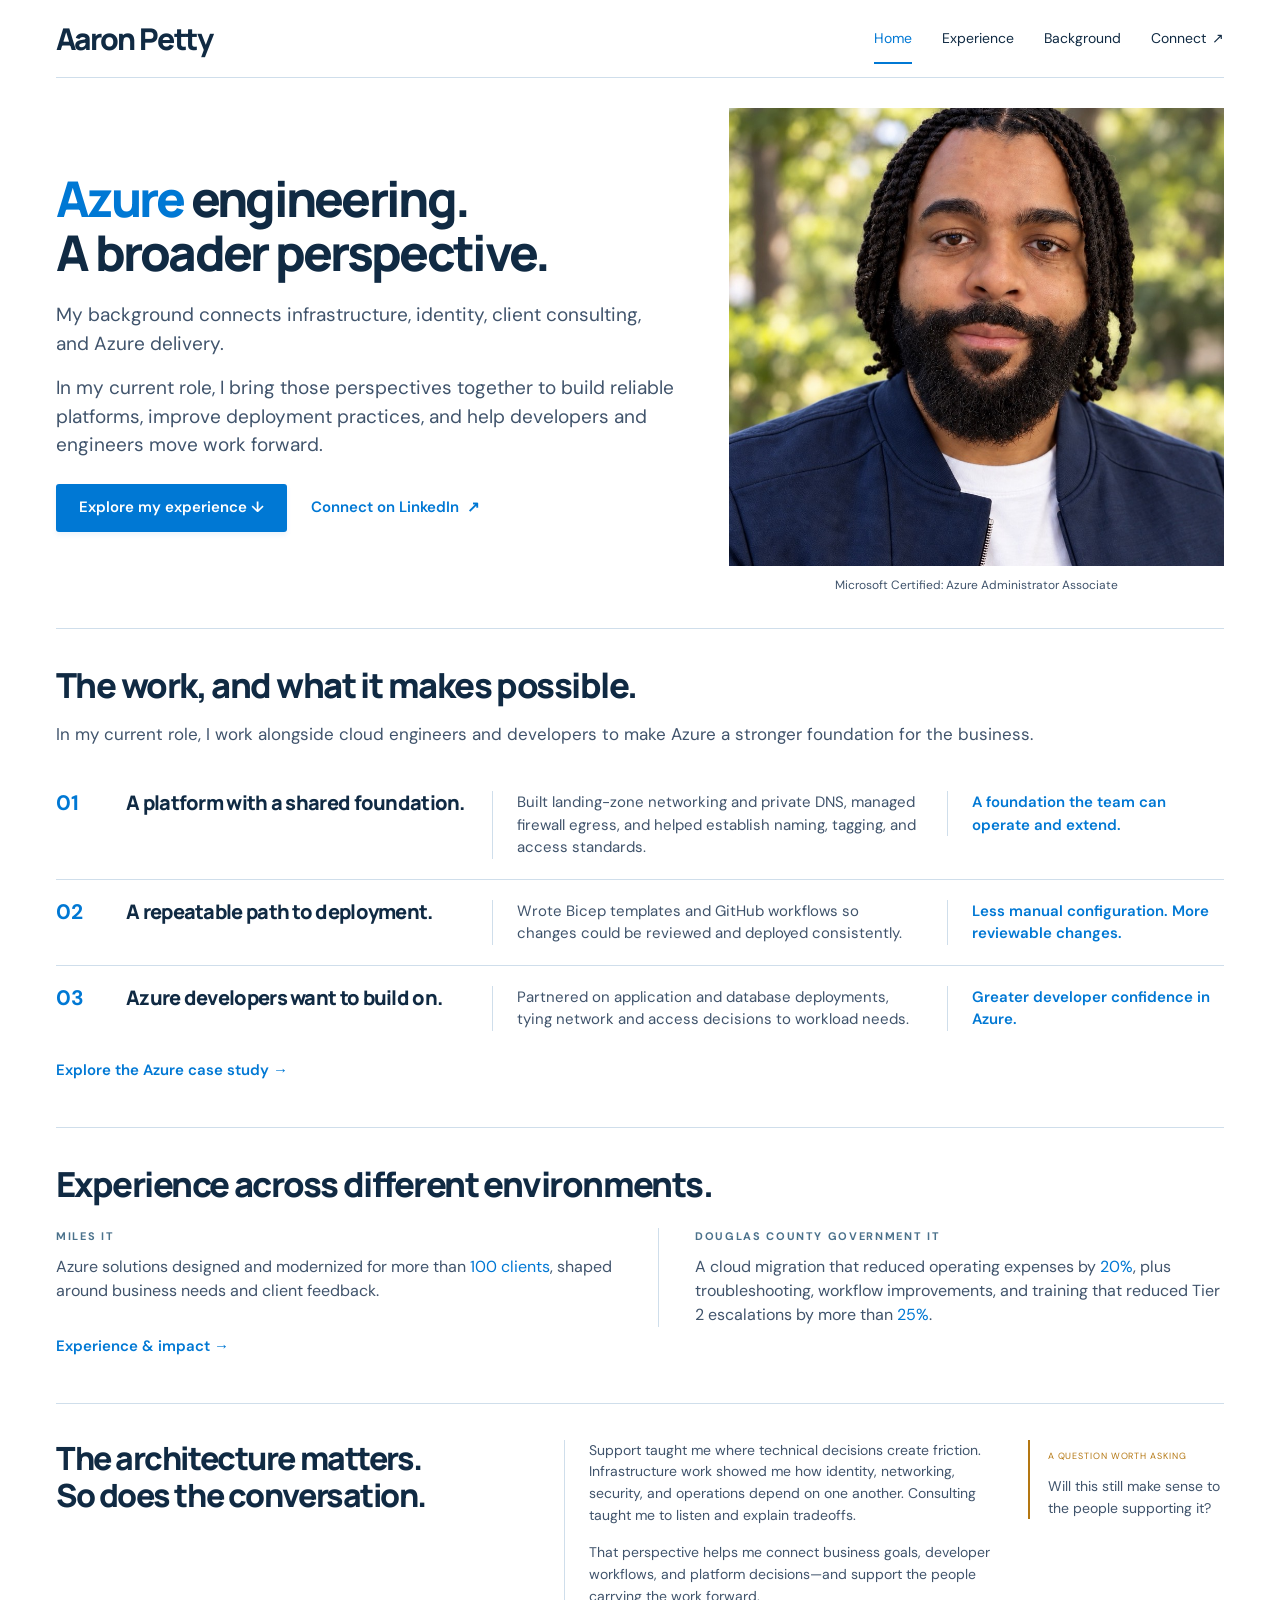
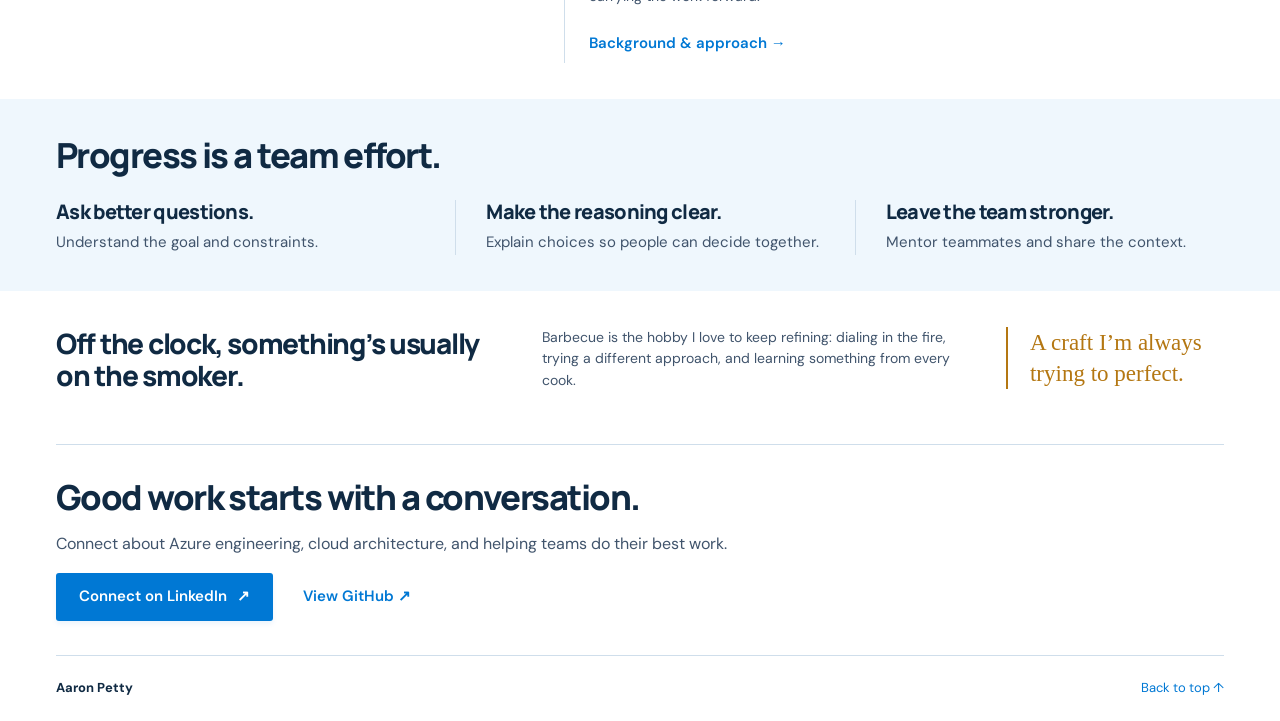
<file: index.html>
<!doctype html>
<html lang="en"><head><meta charset="utf-8"><meta name="viewport" content="width=device-width, initial-scale=1"><title>Azure engineering. A broader perspective. — Aaron Petty</title><meta name="description" content="Aaron Petty connects Azure engineering, identity, infrastructure, and automation with practical delivery and thoughtful collaboration."><link rel="canonical" href="https://azure-admin-aaron.github.io/Azure-admin-aaron/index.html"><meta property="og:title" content="Azure engineering. A broader perspective. — Aaron Petty"><meta property="og:description" content="Aaron Petty connects Azure engineering, identity, infrastructure, and automation with practical delivery and thoughtful collaboration."><meta property="og:type" content="website"><meta property="og:url" content="https://azure-admin-aaron.github.io/Azure-admin-aaron/index.html"><meta property="og:image" content="https://azure-admin-aaron.github.io/Azure-admin-aaron/aaron-headshot-2026.jpeg"><meta name="theme-color" content="#ffffff"><link rel="icon" href="favicon.svg" type="image/svg+xml"><link rel="stylesheet" href="site.css?v=20261025"><script src="site.js?v=20261025" defer></script></head>
<body class="home-page"><a class="skip-link" href="#main">Skip to content</a><header class="site-header container" id="top"><a class="brand" href="index.html" aria-label="Aaron Petty, home">Aaron Petty</a><nav aria-label="Main navigation"><a href="index.html" aria-current="page">Home</a><a href="experience.html">Experience</a><a href="background.html">Background</a><a class="nav-contact" href="https://www.linkedin.com/in/aaron-petty-a0a09860" target="_blank" rel="noopener noreferrer">Connect <span aria-hidden="true">↗</span><span class="sr-only"> (opens in a new tab)</span></a></nav></header><main id="main">
<section class="home-hero container" aria-labelledby="hero-title"><div><h1 id="hero-title"><span>Azure</span> engineering.<br>A broader perspective.</h1><p>My background connects infrastructure, identity, client consulting, and Azure delivery.</p><p>In my current role, I bring those perspectives together to build reliable platforms, improve deployment practices, and help developers and engineers move work forward.</p><div class="actions"><a class="button" href="#impact">Explore my experience ↓</a><a class="text-link" href="https://www.linkedin.com/in/aaron-petty-a0a09860" target="_blank" rel="noopener noreferrer">Connect on LinkedIn <span aria-hidden="true">↗</span><span class="sr-only"> (opens in a new tab)</span></a></div></div><figure class="portrait"><img src="aaron-headshot-2026.jpeg" width="960" height="1280" alt="Aaron Petty" fetchpriority="high"><figcaption>Microsoft Certified: Azure Administrator Associate</figcaption></figure></section>
<section class="section container ruled" id="impact" aria-labelledby="impact-title"><h2 id="impact-title">The work, and what it makes possible.</h2><p>In my current role, I work alongside cloud engineers and developers to make Azure a stronger foundation for the business.</p><div class="impact-rows">
<article><span class="row-number" aria-hidden="true">01</span><h3>A platform with a shared foundation.</h3><p>Built landing-zone networking and private DNS, managed firewall egress, and helped establish naming, tagging, and access standards.</p><p class="outcome">A foundation the team can operate and extend.</p></article>
<article><span class="row-number" aria-hidden="true">02</span><h3>A repeatable path to deployment.</h3><p>Wrote Bicep templates and GitHub workflows so changes could be reviewed and deployed consistently.</p><p class="outcome">Less manual configuration. More reviewable changes.</p></article>
<article><span class="row-number" aria-hidden="true">03</span><h3>Azure developers want to build on.</h3><p>Partnered on application and database deployments, tying network and access decisions to workload needs.</p><p class="outcome">Greater developer confidence in Azure.</p></article></div><a class="text-link" href="work.html">Explore the Azure case study →</a></section>
<section class="section container ruled" aria-labelledby="history-title"><h2 id="history-title">Experience across different environments.</h2><div class="history-columns"><article><p class="section-label">Miles IT</p><p>Azure solutions designed and modernized for more than <em>100 clients</em>, shaped around business needs and client feedback.</p></article><article><p class="section-label">Douglas County Government IT</p><p>A cloud migration that reduced operating expenses by <em>20%</em>, plus troubleshooting, workflow improvements, and training that reduced Tier 2 escalations by more than <em>25%</em>.</p></article></div><a class="text-link" href="experience.html">Experience &amp; impact →</a></section>
<section class="perspective section container ruled" aria-labelledby="perspective-title"><h2 id="perspective-title">The architecture matters.<br>So does the conversation.</h2><div><p>Support taught me where technical decisions create friction. Infrastructure work showed me how identity, networking, security, and operations depend on one another. Consulting taught me to listen and explain tradeoffs.</p><p>That perspective helps me connect business goals, developer workflows, and platform decisions—and support the people carrying the work forward.</p><a class="text-link" href="background.html">Background &amp; approach →</a></div><aside class="margin-note"><span>A question worth asking</span><p>Will this still make sense to the people supporting it?</p></aside></section>
<section class="band"><div class="container section"><h2>Progress is a team effort.</h2><div class="principles"><article><h3>Ask better questions.</h3><p>Understand the goal and constraints.</p></article><article><h3>Make the reasoning clear.</h3><p>Explain choices so people can decide together.</p></article><article><h3>Leave the team stronger.</h3><p>Mentor teammates and share the context.</p></article></div></div></section>
<section class="barbecue container section"><h2>Off the clock, something’s usually on the smoker.</h2><p>Barbecue is the hobby I love to keep refining: dialing in the fire, trying a different approach, and learning something from every cook.</p><aside>A craft I’m always trying to perfect.</aside></section><section class="closing container" id="contact"><h2>Good work starts with a conversation.</h2><p>Connect about Azure engineering, cloud architecture, and helping teams do their best work.</p><div class="actions"><a class="button" href="https://www.linkedin.com/in/aaron-petty-a0a09860" target="_blank" rel="noopener noreferrer">Connect on LinkedIn <span aria-hidden="true">↗</span><span class="sr-only"> (opens in a new tab)</span></a><a class="text-link" href="https://github.com/Azure-admin-aaron" target="_blank" rel="noopener noreferrer">View GitHub ↗<span class="sr-only"> (opens in a new tab)</span></a></div></section>
</main><footer class="site-footer container"><span>Aaron Petty</span><a href="#top">Back to top <span aria-hidden="true">↑</span></a></footer></body></html>
</file>
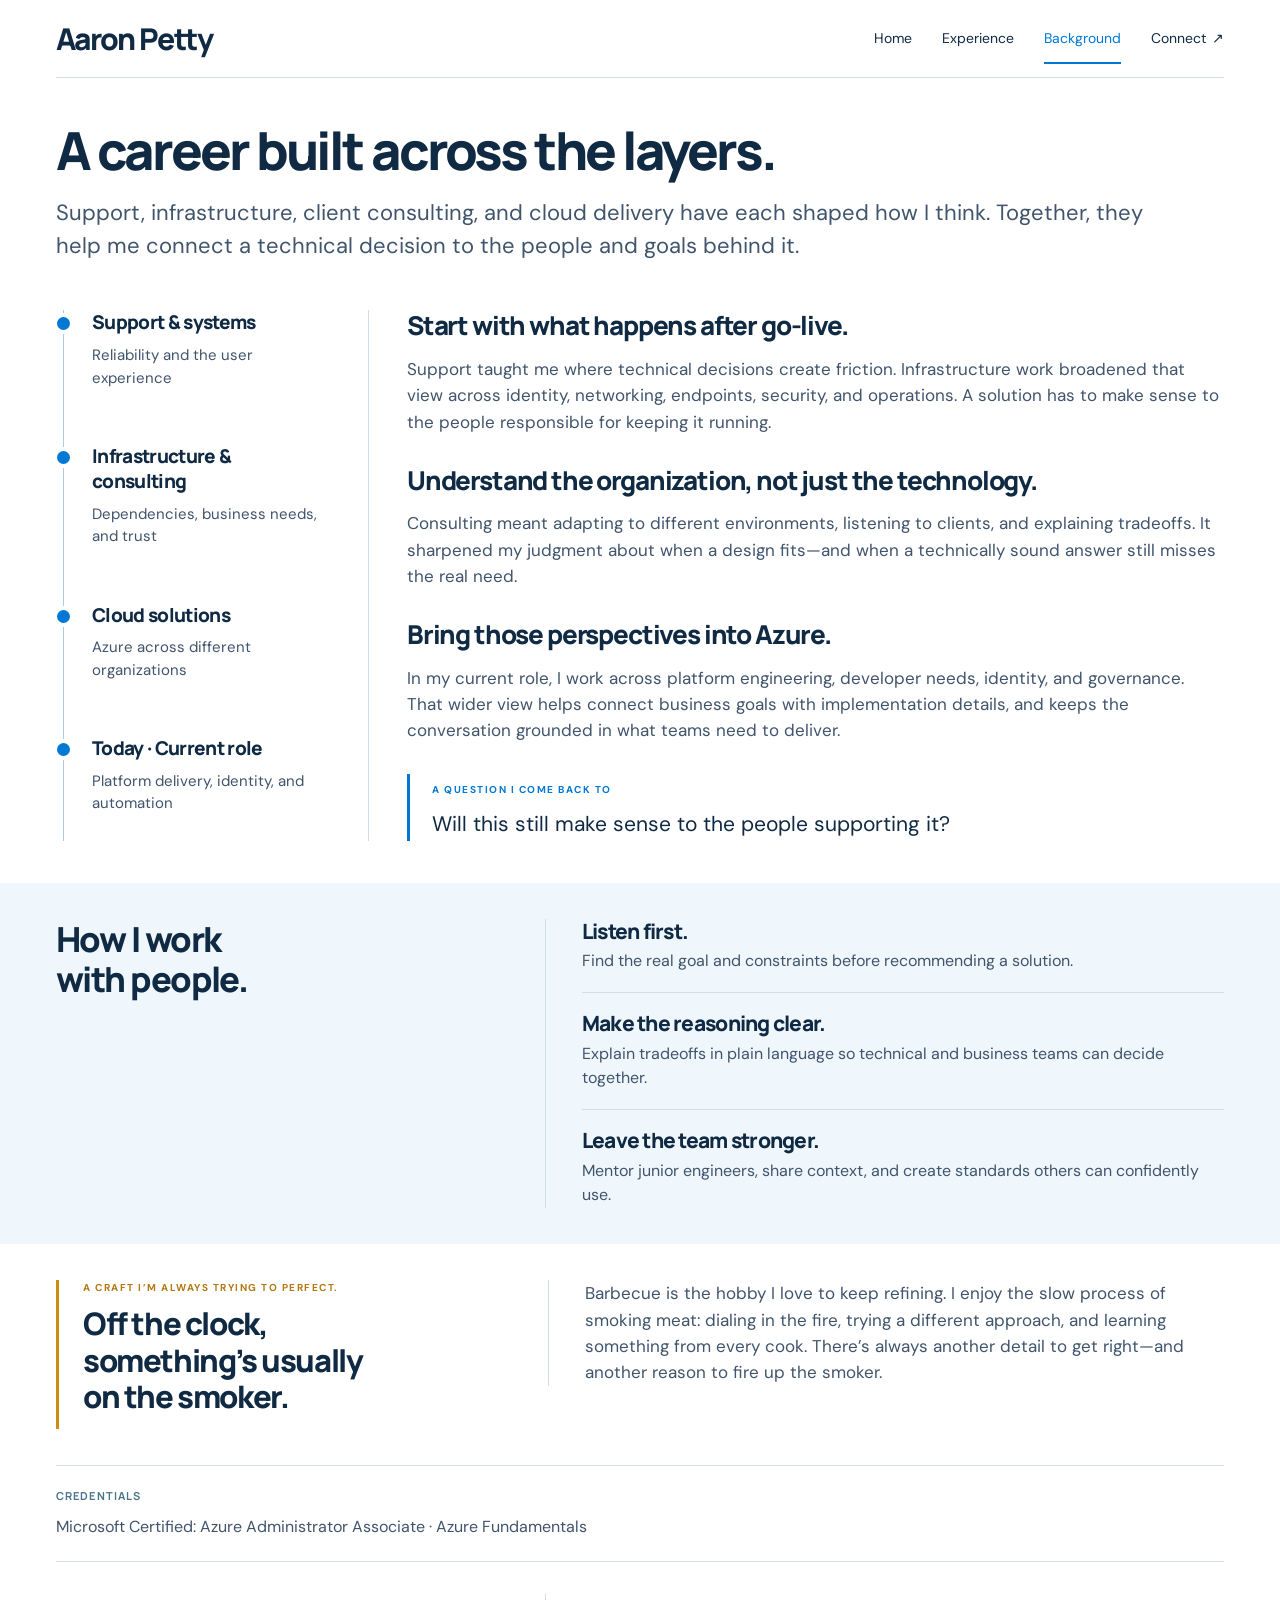
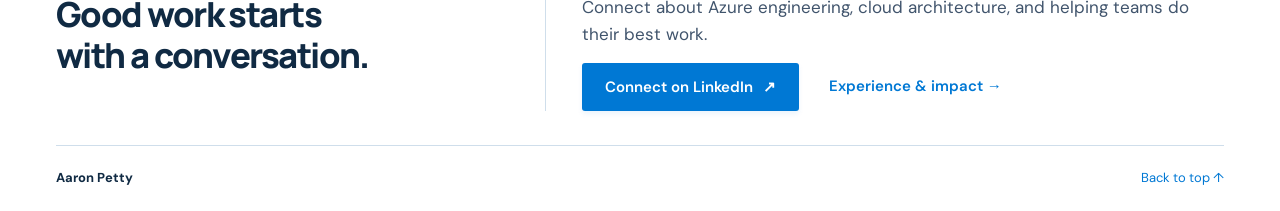
<file: background.html>
<!doctype html>
<html lang="en"><head><meta charset="utf-8"><meta name="viewport" content="width=device-width, initial-scale=1"><title>Background &amp; approach — Aaron Petty</title><meta name="description" content="How Aaron Petty’s experience in support, infrastructure, consulting, and Azure shapes his engineering judgment, communication, and mentoring."><link rel="canonical" href="https://azure-admin-aaron.github.io/Azure-admin-aaron/background.html"><meta property="og:title" content="Background &amp; approach — Aaron Petty"><meta property="og:description" content="How Aaron Petty’s experience in support, infrastructure, consulting, and Azure shapes his engineering judgment, communication, and mentoring."><meta property="og:type" content="website"><meta property="og:url" content="https://azure-admin-aaron.github.io/Azure-admin-aaron/background.html"><meta property="og:image" content="https://azure-admin-aaron.github.io/Azure-admin-aaron/aaron-headshot-2026.jpeg"><meta name="theme-color" content="#ffffff"><link rel="icon" href="favicon.svg" type="image/svg+xml"><link rel="stylesheet" href="site.css?v=20261025"><script src="site.js?v=20261025" defer></script></head>
<body><a class="skip-link" href="#main">Skip to content</a><header class="site-header container" id="top"><a class="brand" href="index.html" aria-label="Aaron Petty, home">Aaron Petty</a><nav aria-label="Main navigation"><a href="index.html">Home</a><a href="experience.html">Experience</a><a href="background.html" aria-current="page">Background</a><a class="nav-contact" href="https://www.linkedin.com/in/aaron-petty-a0a09860" target="_blank" rel="noopener noreferrer">Connect <span aria-hidden="true">↗</span><span class="sr-only"> (opens in a new tab)</span></a></nav></header><main id="main">
<section class="page-intro container"><h1>A career built across the layers.</h1><p class="lead">Support, infrastructure, client consulting, and cloud delivery have each shaped how I think. Together, they help me connect a technical decision to the people and goals behind it.</p></section>
<section class="career-story container section" aria-label="Career background"><aside><ol class="career-path"><li><strong>Support &amp; systems</strong><span>Reliability and the user experience</span></li><li><strong>Infrastructure &amp; consulting</strong><span>Dependencies, business needs, and trust</span></li><li><strong>Cloud solutions</strong><span>Azure across different organizations</span></li><li><strong>Today · Current role</strong><span>Platform delivery, identity, and automation</span></li></ol></aside><div class="career-narrative">
<article><h2>Start with what happens after go-live.</h2><p>Support taught me where technical decisions create friction. Infrastructure work broadened that view across identity, networking, endpoints, security, and operations. A solution has to make sense to the people responsible for keeping it running.</p></article>
<article><h2>Understand the organization, not just the technology.</h2><p>Consulting meant adapting to different environments, listening to clients, and explaining tradeoffs. It sharpened my judgment about when a design fits—and when a technically sound answer still misses the real need.</p></article>
<article><h2>Bring those perspectives into Azure.</h2><p>In my current role, I work across platform engineering, developer needs, identity, and governance. That wider view helps connect business goals with implementation details, and keeps the conversation grounded in what teams need to deliver.</p></article>
<aside class="career-question"><span class="section-label">A question I come back to</span><p>Will this still make sense to the people supporting it?</p></aside></div></section>
<section class="band" id="approach"><div class="container section editorial-band"><h2>How I work<br>with people.</h2><div class="working-principles"><article><h3>Listen first.</h3><p>Find the real goal and constraints before recommending a solution.</p></article><article><h3>Make the reasoning clear.</h3><p>Explain tradeoffs in plain language so technical and business teams can decide together.</p></article><article><h3>Leave the team stronger.</h3><p>Mentor junior engineers, share context, and create standards others can confidently use.</p></article></div></div></section>
<section class="barbecue-long container section"><div><p class="section-label">A craft I’m always trying to perfect.</p><h2>Off the clock,<br>something’s usually<br>on the smoker.</h2></div><p>Barbecue is the hobby I love to keep refining. I enjoy the slow process of smoking meat: dialing in the fire, trying a different approach, and learning something from every cook. There’s always another detail to get right—and another reason to fire up the smoker.</p></section>
<section class="credentials container ruled"><h2 class="section-label">Credentials</h2><p>Microsoft Certified: Azure Administrator Associate · Azure Fundamentals</p></section>
<section class="closing container ruled editorial-band"><h2>Good work starts<br>with a conversation.</h2><div><p>Connect about Azure engineering, cloud architecture, and helping teams do their best work.</p><div class="actions"><a class="button" href="https://www.linkedin.com/in/aaron-petty-a0a09860" target="_blank" rel="noopener noreferrer">Connect on LinkedIn <span aria-hidden="true">↗</span><span class="sr-only"> (opens in a new tab)</span></a><a class="text-link" href="experience.html">Experience &amp; impact →</a></div></div></section>
</main><footer class="site-footer container"><span>Aaron Petty</span><a href="#top">Back to top <span aria-hidden="true">↑</span></a></footer></body></html>
</file>
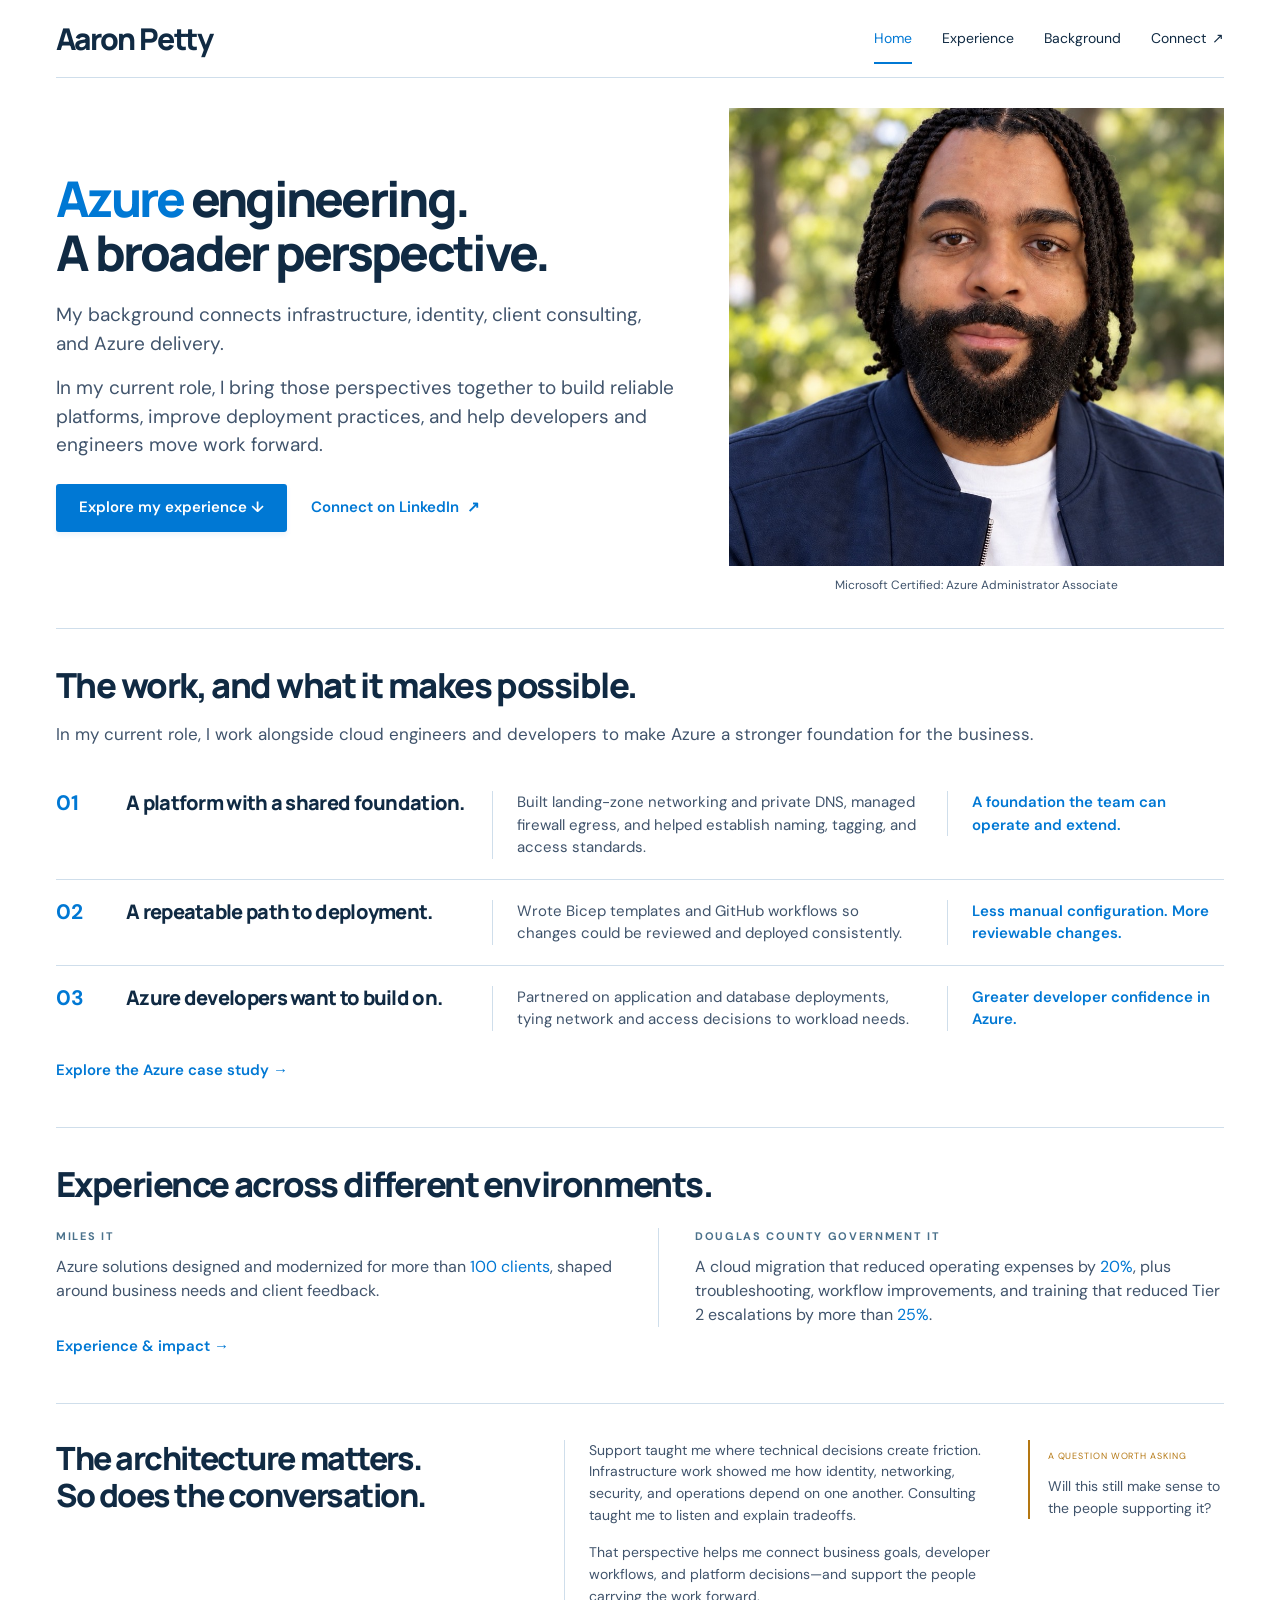
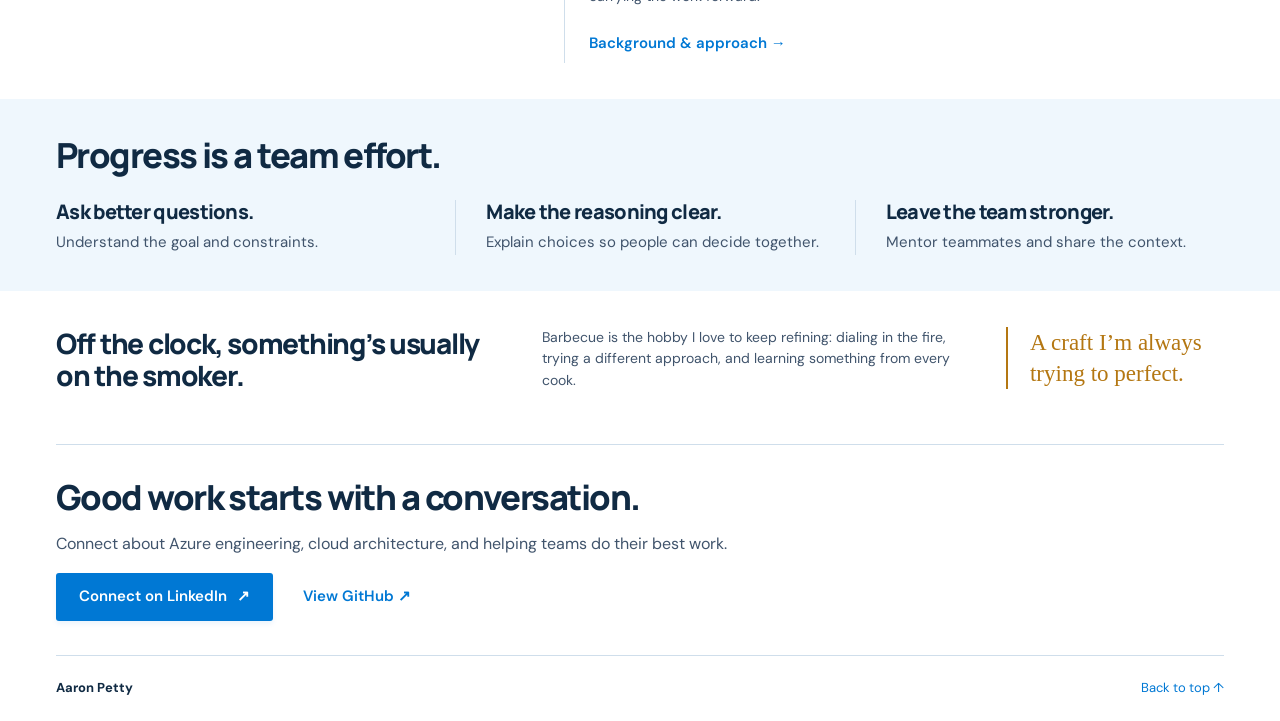
<file: contact.html>
<!doctype html><html lang="en"><head><meta charset="utf-8"><meta name="viewport" content="width=device-width, initial-scale=1"><meta http-equiv="refresh" content="0;url=index.html#contact"><link rel="canonical" href="https://azure-admin-aaron.github.io/Azure-admin-aaron/index.html#contact"><meta name="robots" content="noindex"><title>Page moved — Aaron Petty</title><script>location.replace('index.html#contact');</script></head><body><p>This page has moved. <a href="index.html#contact">Continue to Aaron Petty’s portfolio</a>.</p></body></html>
</file>
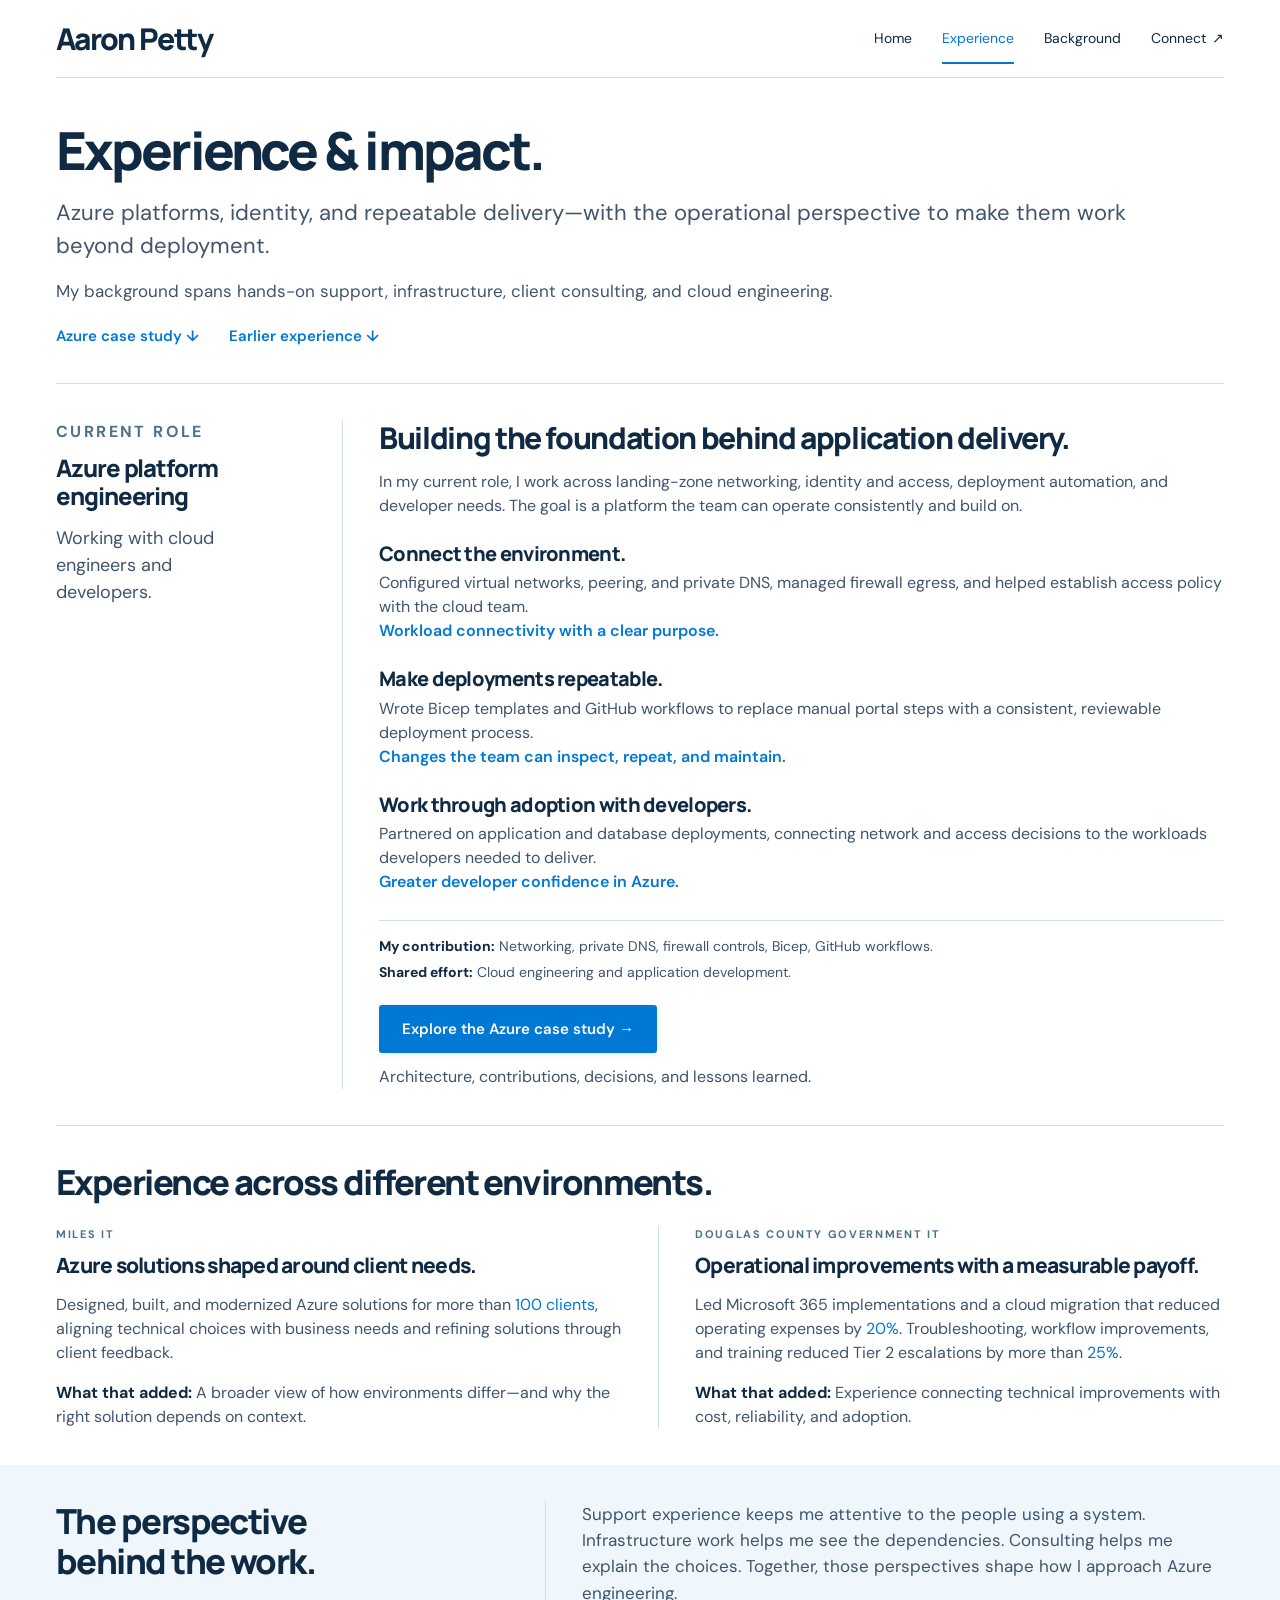
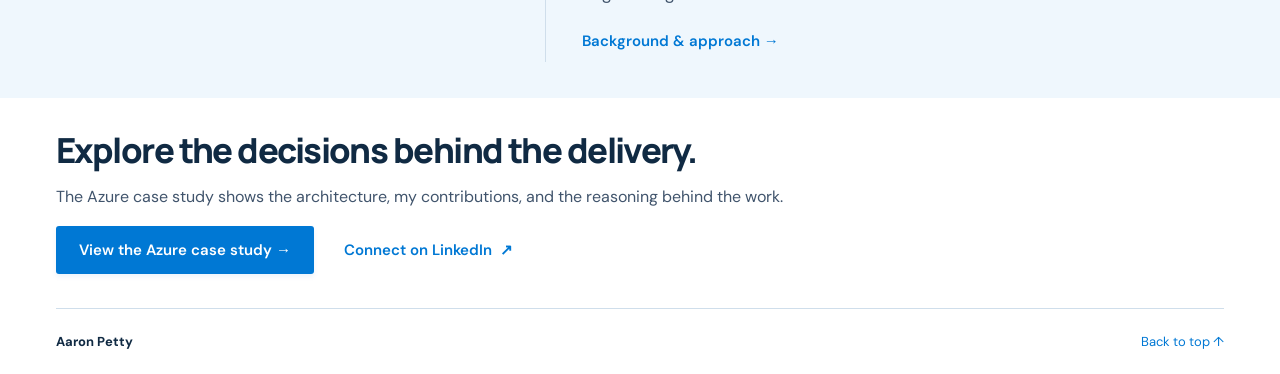
<file: experience.html>
<!doctype html>
<html lang="en"><head><meta charset="utf-8"><meta name="viewport" content="width=device-width, initial-scale=1"><title>Experience &amp; impact — Aaron Petty</title><meta name="description" content="Azure platform engineering, repeatable delivery, and professional accomplishments from Aaron Petty’s cloud, consulting, and infrastructure work."><link rel="canonical" href="https://azure-admin-aaron.github.io/Azure-admin-aaron/experience.html"><meta property="og:title" content="Experience &amp; impact — Aaron Petty"><meta property="og:description" content="Azure platform engineering, repeatable delivery, and professional accomplishments from Aaron Petty’s cloud, consulting, and infrastructure work."><meta property="og:type" content="website"><meta property="og:url" content="https://azure-admin-aaron.github.io/Azure-admin-aaron/experience.html"><meta property="og:image" content="https://azure-admin-aaron.github.io/Azure-admin-aaron/aaron-headshot-2026.jpeg"><meta name="theme-color" content="#ffffff"><link rel="icon" href="favicon.svg" type="image/svg+xml"><link rel="stylesheet" href="site.css?v=20261025"><script src="site.js?v=20261025" defer></script></head>
<body><a class="skip-link" href="#main">Skip to content</a><header class="site-header container" id="top"><a class="brand" href="index.html" aria-label="Aaron Petty, home">Aaron Petty</a><nav aria-label="Main navigation"><a href="index.html">Home</a><a href="experience.html" aria-current="page">Experience</a><a href="background.html">Background</a><a class="nav-contact" href="https://www.linkedin.com/in/aaron-petty-a0a09860" target="_blank" rel="noopener noreferrer">Connect <span aria-hidden="true">↗</span><span class="sr-only"> (opens in a new tab)</span></a></nav></header><main id="main">
<section class="page-intro container"><h1>Experience &amp; impact.</h1><p class="lead">Azure platforms, identity, and repeatable delivery—with the operational perspective to make them work beyond deployment.</p><p>My background spans hands-on support, infrastructure, client consulting, and cloud engineering.</p><div class="actions compact"><a class="text-link" href="#current-role">Azure case study ↓</a><a class="text-link" href="#earlier-experience">Earlier experience ↓</a></div></section>
<section class="current-role container section ruled" id="current-role" aria-labelledby="current-title"><aside class="role-context"><p class="section-label">Current role</p><h2>Azure platform engineering</h2><p>Working with cloud engineers and developers.</p></aside><div><h2 id="current-title">Building the foundation behind application delivery.</h2><p>In my current role, I work across landing-zone networking, identity and access, deployment automation, and developer needs. The goal is a platform the team can operate consistently and build on.</p>
<article class="contribution"><h3>Connect the environment.</h3><p>Configured virtual networks, peering, and private DNS, managed firewall egress, and helped establish access policy with the cloud team.</p><p class="outcome">Workload connectivity with a clear purpose.</p></article>
<article class="contribution"><h3>Make deployments repeatable.</h3><p>Wrote Bicep templates and GitHub workflows to replace manual portal steps with a consistent, reviewable deployment process.</p><p class="outcome">Changes the team can inspect, repeat, and maintain.</p></article>
<article class="contribution"><h3>Work through adoption with developers.</h3><p>Partnered on application and database deployments, connecting network and access decisions to the workloads developers needed to deliver.</p><p class="outcome">Greater developer confidence in Azure.</p></article>
<div class="contribution-summary"><p><strong>My contribution:</strong> Networking, private DNS, firewall controls, Bicep, GitHub workflows.</p><p><strong>Shared effort:</strong> Cloud engineering and application development.</p></div><a class="button" href="work.html">Explore the Azure case study →</a><p class="caption">Architecture, contributions, decisions, and lessons learned.</p></div></section>
<section class="section container ruled" id="earlier-experience"><h2>Experience across different environments.</h2><div class="history-columns"><article><p class="section-label">Miles IT</p><h3>Azure solutions shaped around client needs.</h3><p>Designed, built, and modernized Azure solutions for more than <em>100 clients</em>, aligning technical choices with business needs and refining solutions through client feedback.</p><p><strong>What that added:</strong> A broader view of how environments differ—and why the right solution depends on context.</p></article><article><p class="section-label">Douglas County Government IT</p><h3>Operational improvements with a measurable payoff.</h3><p>Led Microsoft 365 implementations and a cloud migration that reduced operating expenses by <em>20%</em>. Troubleshooting, workflow improvements, and training reduced Tier 2 escalations by more than <em>25%</em>.</p><p><strong>What that added:</strong> Experience connecting technical improvements with cost, reliability, and adoption.</p></article></div></section>
<section class="band"><div class="container section editorial-band"><h2>The perspective<br>behind the work.</h2><div><p>Support experience keeps me attentive to the people using a system. Infrastructure work helps me see the dependencies. Consulting helps me explain the choices. Together, those perspectives shape how I approach Azure engineering.</p><a class="text-link" href="background.html">Background &amp; approach →</a></div></div></section>
<section class="closing container"><h2>Explore the decisions behind the delivery.</h2><p>The Azure case study shows the architecture, my contributions, and the reasoning behind the work.</p><div class="actions"><a class="button" href="work.html">View the Azure case study →</a><a class="text-link" href="https://www.linkedin.com/in/aaron-petty-a0a09860" target="_blank" rel="noopener noreferrer">Connect on LinkedIn <span aria-hidden="true">↗</span><span class="sr-only"> (opens in a new tab)</span></a></div></section>
</main><footer class="site-footer container"><span>Aaron Petty</span><a href="#top">Back to top <span aria-hidden="true">↑</span></a></footer></body></html>
</file>
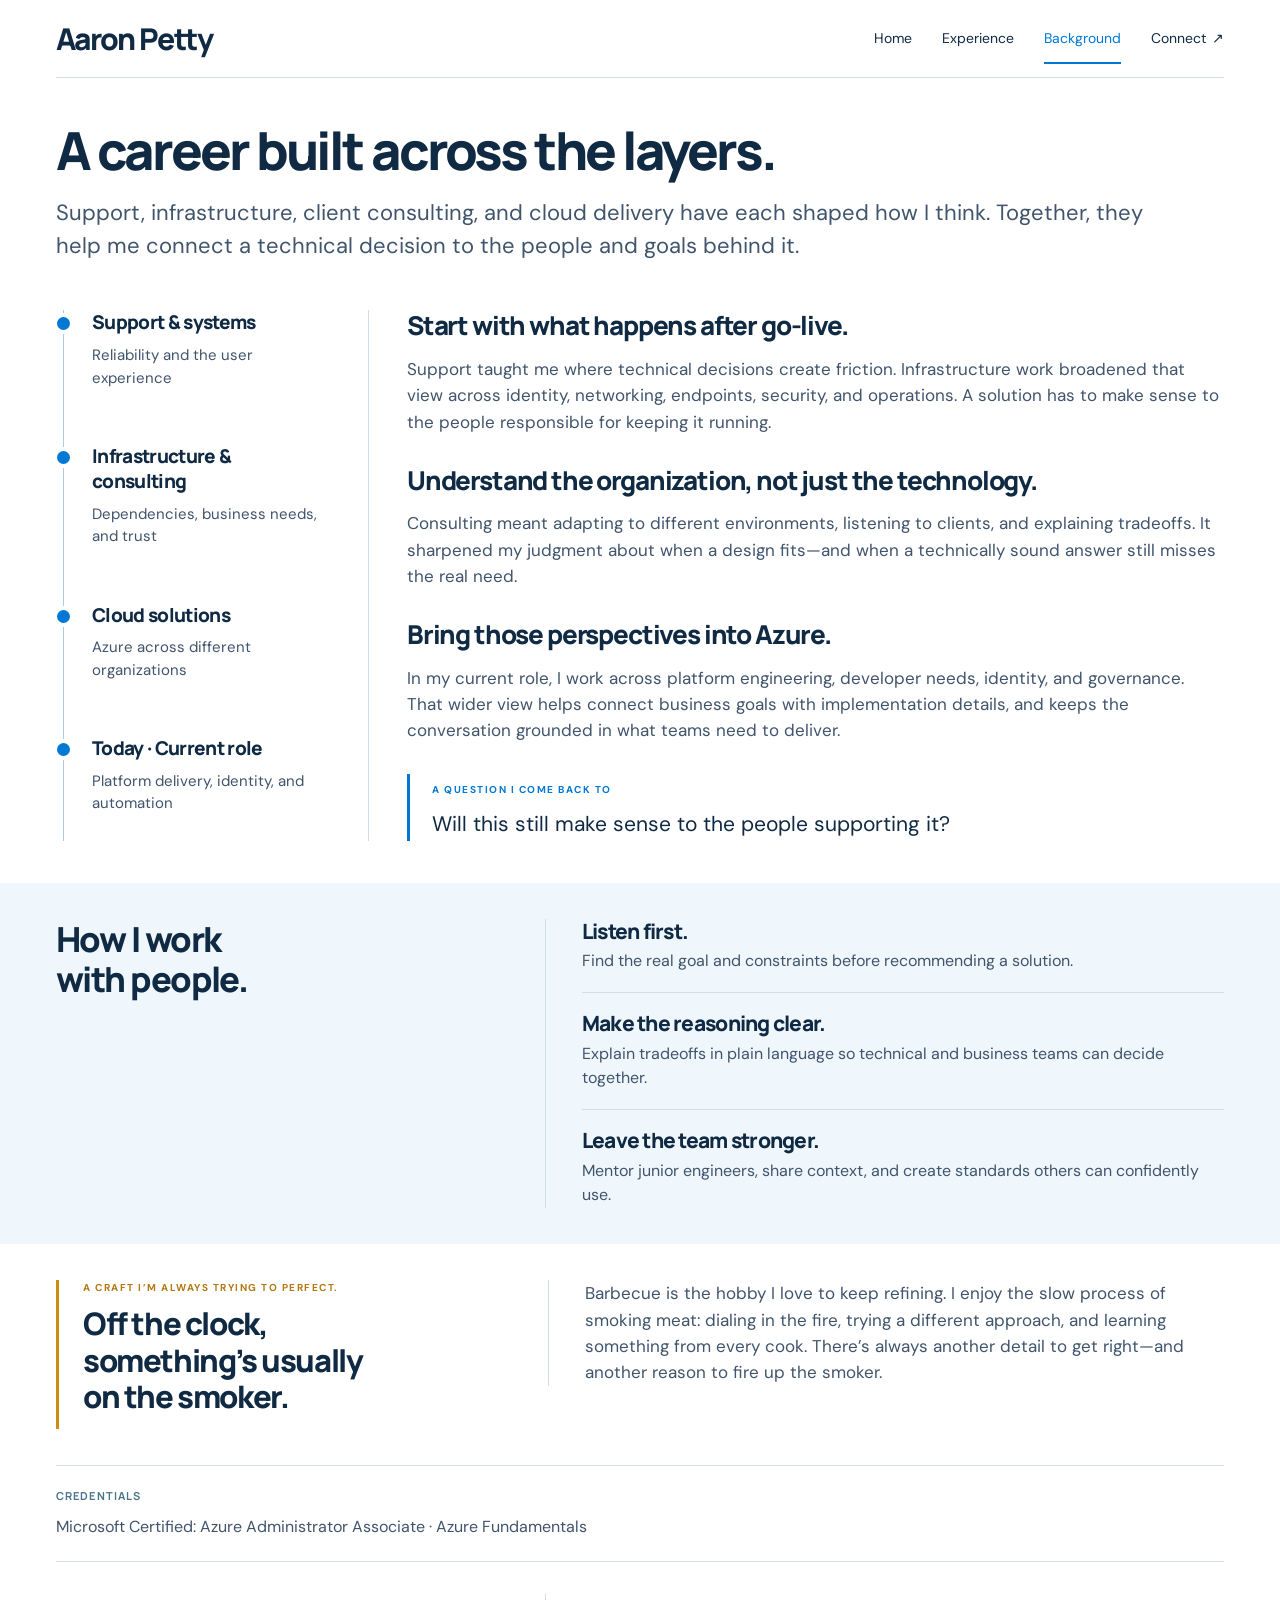
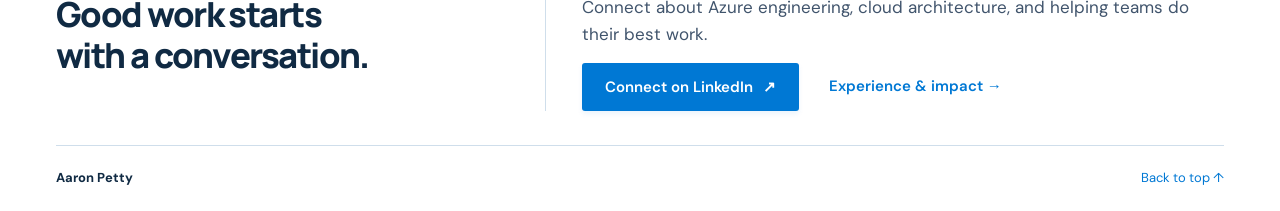
<file: homelab.html>
<!doctype html><html lang="en"><head><meta charset="utf-8"><meta name="viewport" content="width=device-width, initial-scale=1"><meta http-equiv="refresh" content="0;url=background.html#approach"><link rel="canonical" href="https://azure-admin-aaron.github.io/Azure-admin-aaron/background.html#approach"><meta name="robots" content="noindex"><title>Page moved — Aaron Petty</title><script>location.replace('background.html#approach');</script></head><body><p>This page has moved. <a href="background.html#approach">Continue to Aaron Petty’s portfolio</a>.</p></body></html>
</file>
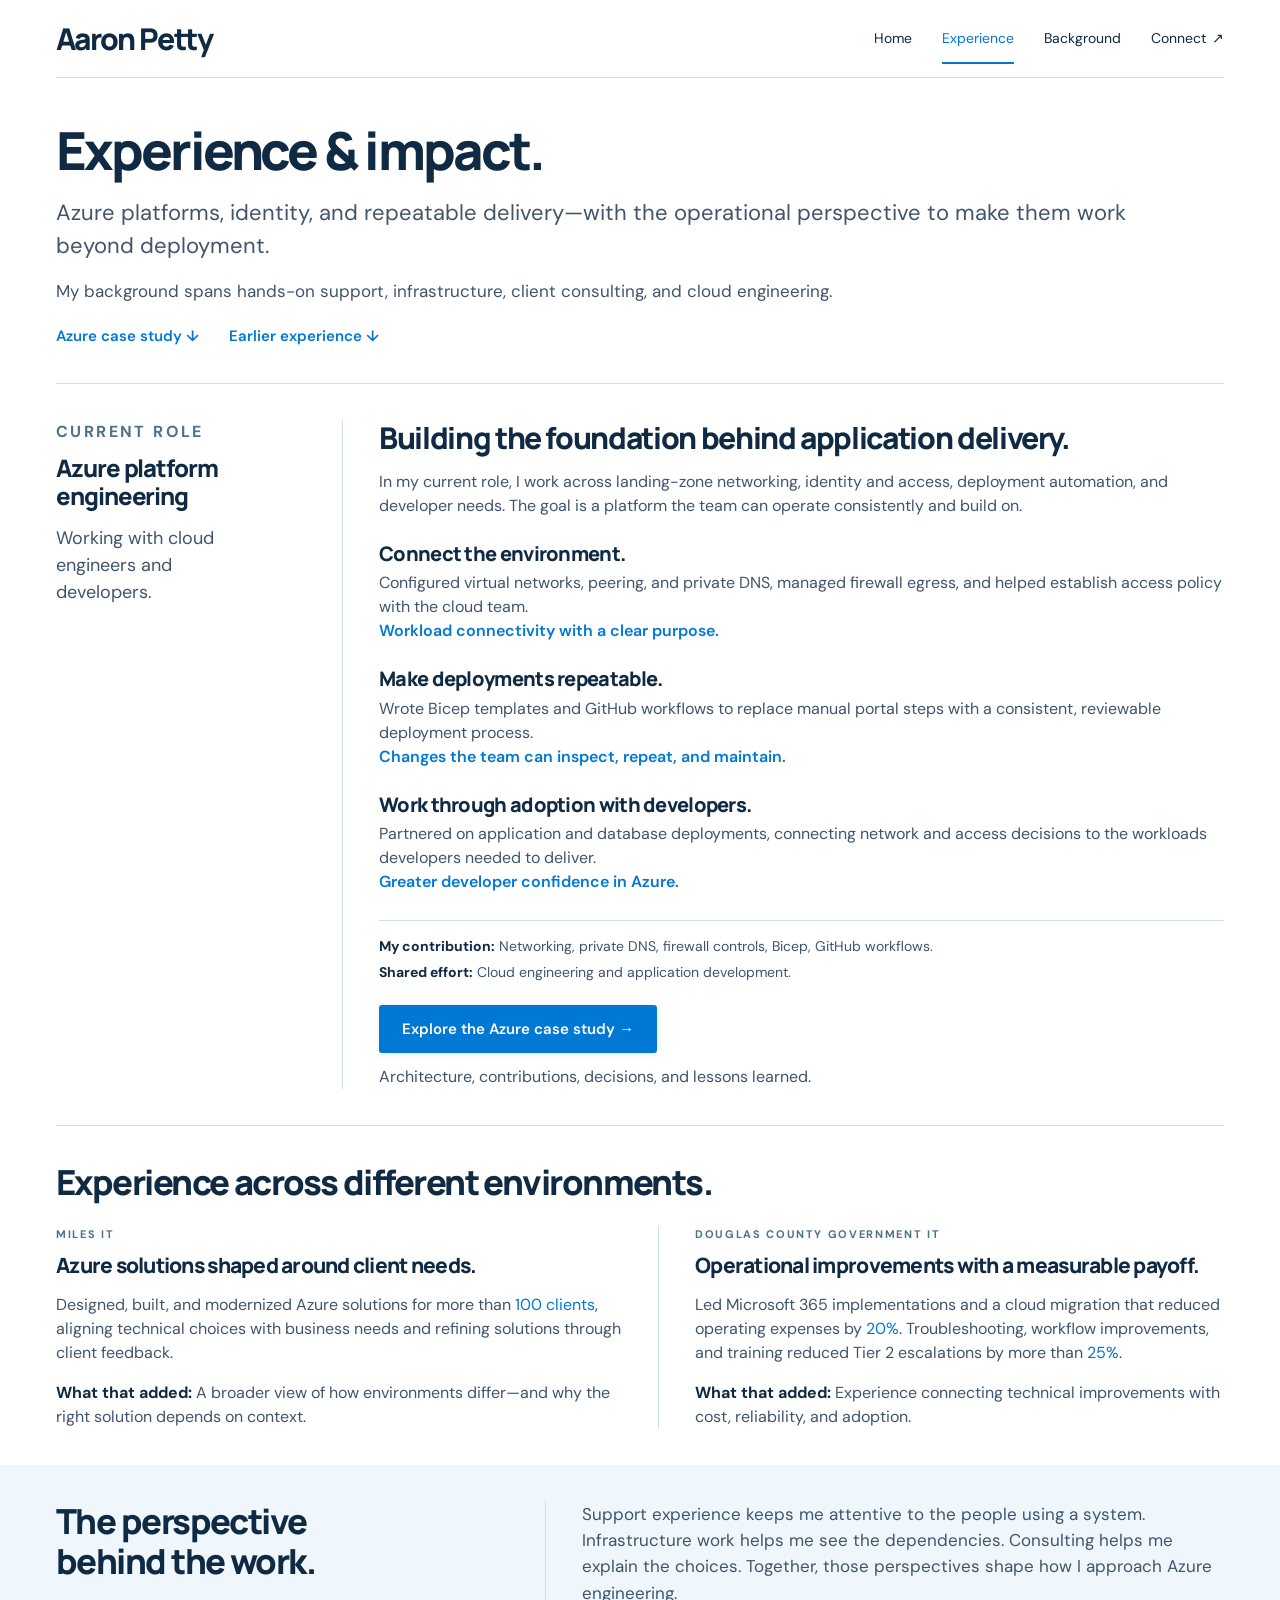
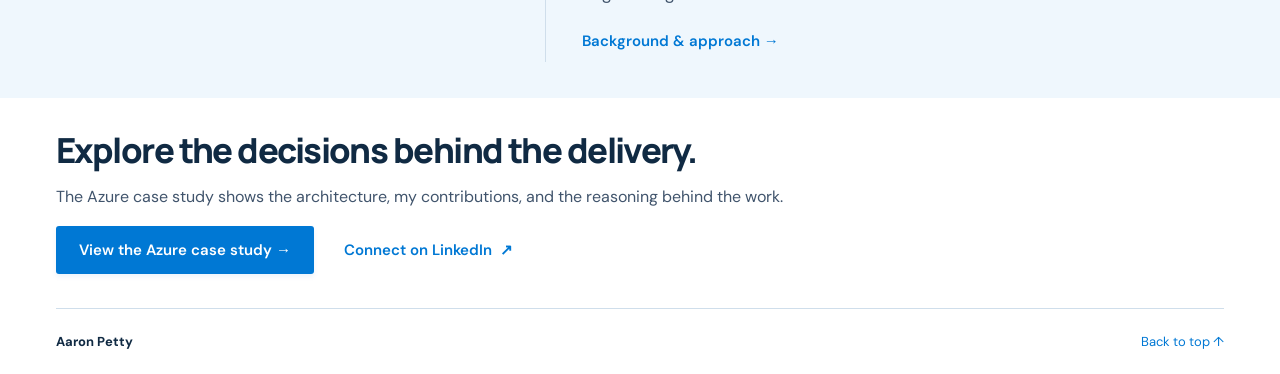
<file: projects.html>
<!doctype html><html lang="en"><head><meta charset="utf-8"><meta name="viewport" content="width=device-width, initial-scale=1"><meta http-equiv="refresh" content="0;url=experience.html"><link rel="canonical" href="https://azure-admin-aaron.github.io/Azure-admin-aaron/experience.html"><meta name="robots" content="noindex"><title>Page moved — Aaron Petty</title><script>location.replace('experience.html');</script></head><body><p>This page has moved. <a href="experience.html">Continue to Aaron Petty’s portfolio</a>.</p></body></html>
</file>
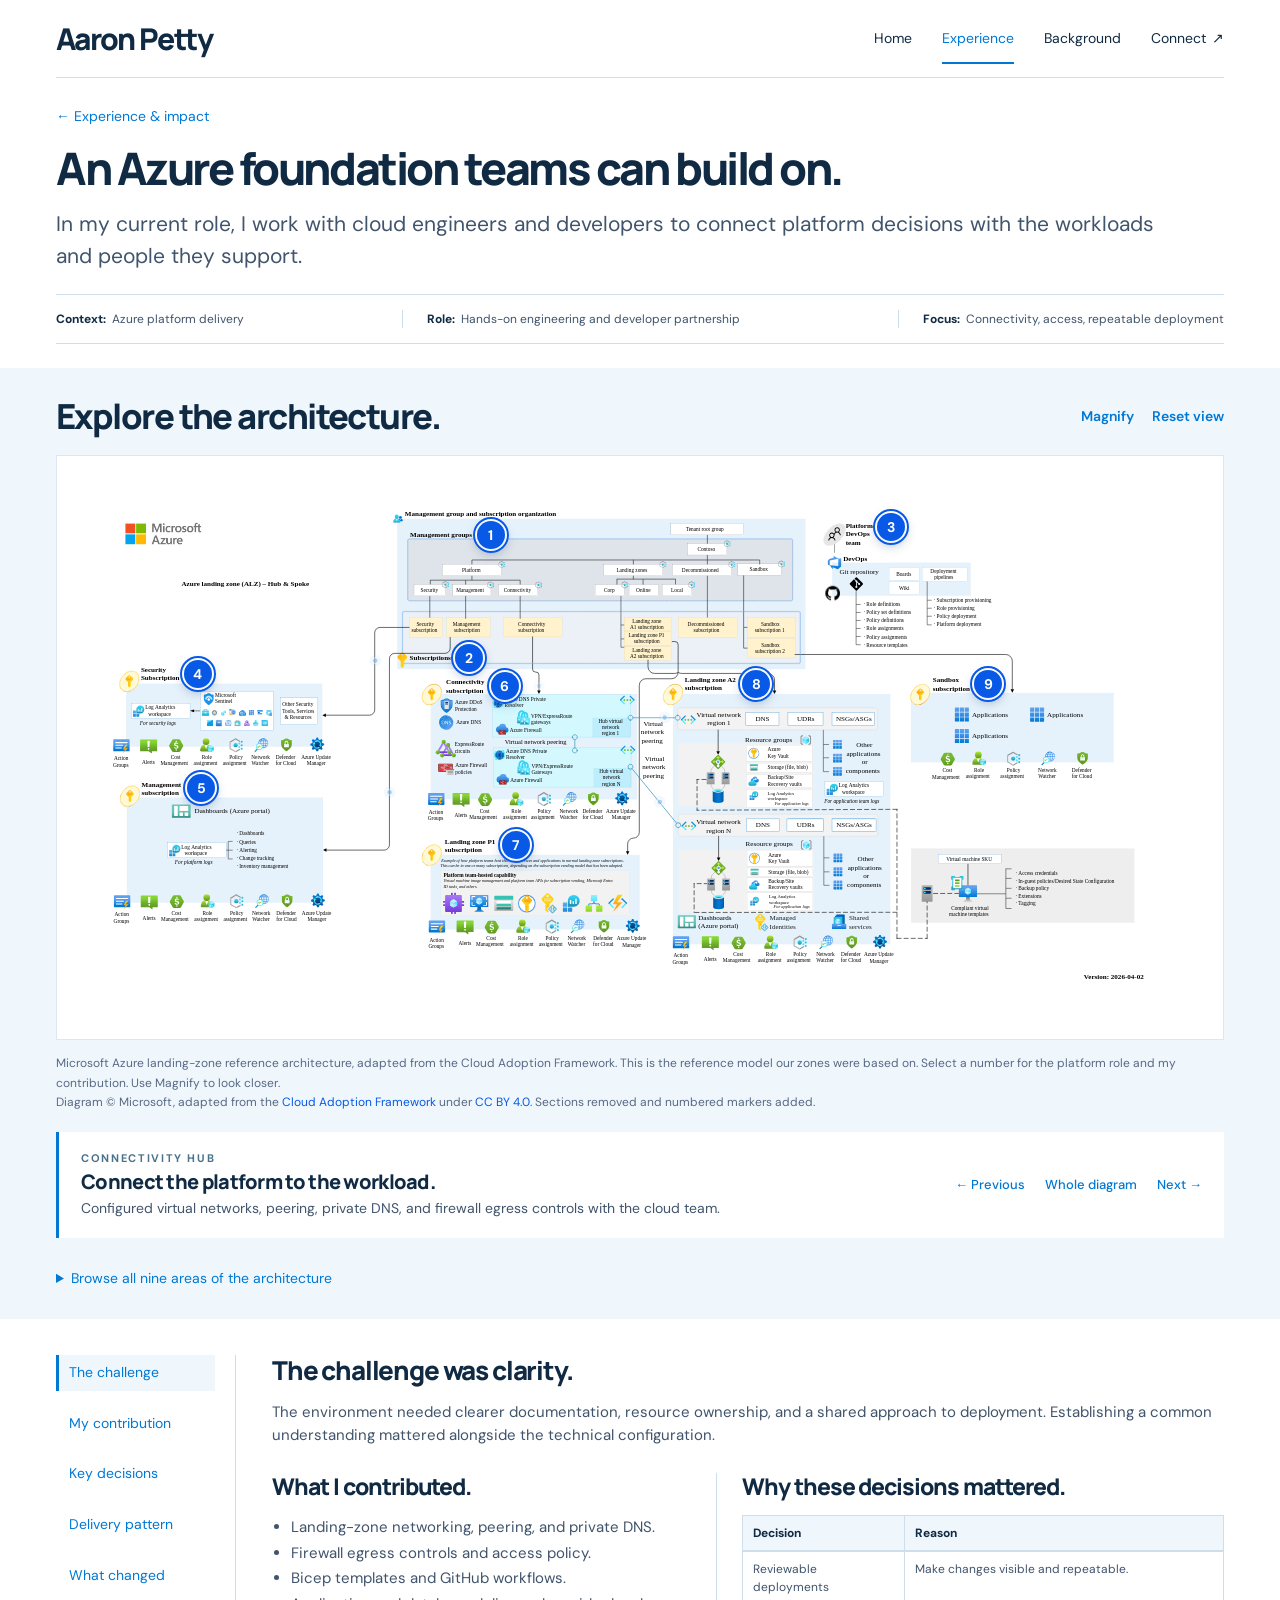
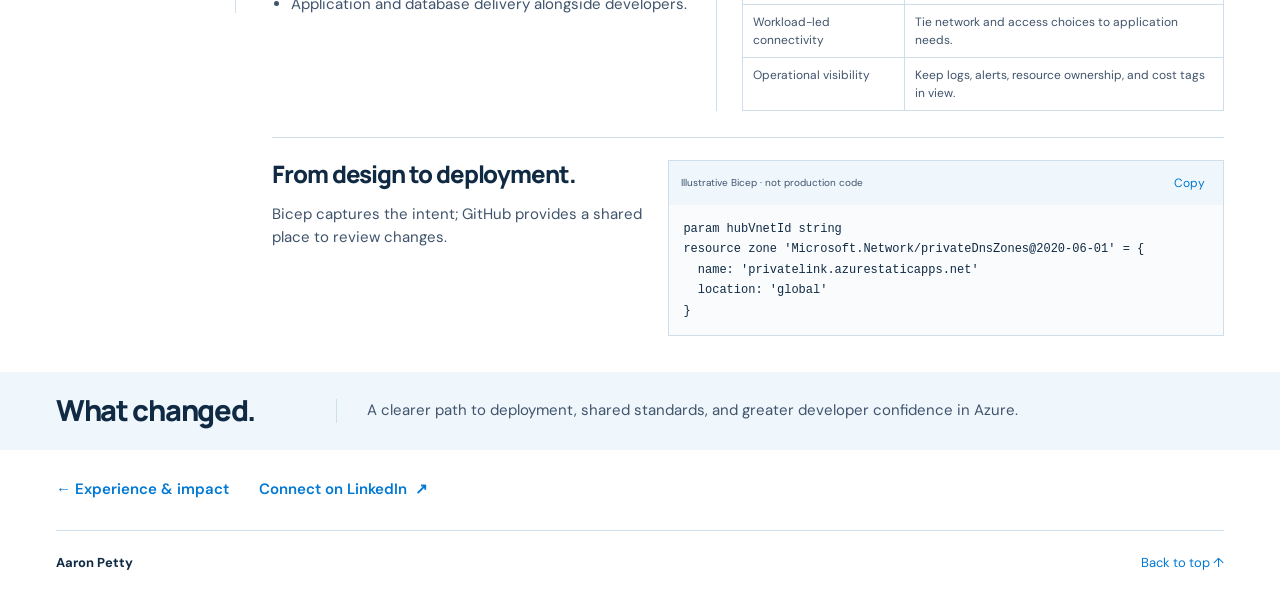
<file: work.html>
<!doctype html>
<html lang="en"><head><meta charset="utf-8"><meta name="viewport" content="width=device-width, initial-scale=1"><title>Azure case study — Aaron Petty</title><meta name="description" content="Explore the Azure landing-zone reference architecture and Aaron Petty’s contributions to connectivity, access, Bicep deployments, and developer collaboration."><link rel="canonical" href="https://azure-admin-aaron.github.io/Azure-admin-aaron/work.html"><meta property="og:title" content="Azure case study — Aaron Petty"><meta property="og:description" content="Explore the Azure landing-zone reference architecture and Aaron Petty’s contributions to connectivity, access, Bicep deployments, and developer collaboration."><meta property="og:type" content="website"><meta property="og:url" content="https://azure-admin-aaron.github.io/Azure-admin-aaron/work.html"><meta property="og:image" content="https://azure-admin-aaron.github.io/Azure-admin-aaron/aaron-headshot-2026.jpeg"><meta name="theme-color" content="#ffffff"><link rel="icon" href="favicon.svg" type="image/svg+xml"><link rel="stylesheet" href="site.css?v=20261025"><script src="site.js?v=20261025" defer></script><link rel="stylesheet" href="azure-diagram.css?v=20261025"><link rel="stylesheet" href="lz-mobile.css?v=20261025"><script src="lz-viewer.js?v=20261025" defer></script><script src="case-study.js?v=20261025" defer></script></head>
<body><a class="skip-link" href="#main">Skip to content</a><header class="site-header container" id="top"><a class="brand" href="index.html" aria-label="Aaron Petty, home">Aaron Petty</a><nav aria-label="Main navigation"><a href="index.html">Home</a><a href="experience.html" aria-current="page">Experience</a><a href="background.html">Background</a><a class="nav-contact" href="https://www.linkedin.com/in/aaron-petty-a0a09860" target="_blank" rel="noopener noreferrer">Connect <span aria-hidden="true">↗</span><span class="sr-only"> (opens in a new tab)</span></a></nav></header><main id="main">
<section class="page-intro case-intro container"><a class="back-link" href="experience.html">← Experience &amp; impact</a><h1>An Azure foundation teams can build on.</h1><p class="lead">In my current role, I work with cloud engineers and developers to connect platform decisions with the workloads and people they support.</p><dl class="case-context"><div><dt>Context:</dt><dd>Azure platform delivery</dd></div><div><dt>Role:</dt><dd>Hands-on engineering and developer partnership</dd></div><div><dt>Focus:</dt><dd>Connectivity, access, repeatable deployment</dd></div></dl></section>
<section class="band diagram-section" aria-labelledby="architecture-title"><div class="container"><div class="diagram-toolbar"><h2 id="architecture-title">Explore the architecture.</h2><div class="diagram-buttons"><button type="button" class="lz-magnify" aria-pressed="false">Magnify</button><button type="button" class="diagram-reset">Reset view</button></div></div><figure class="lz-figure" id="diagram">
        <div class="lz-frame" tabindex="-1">

          <div class="lz-stage">
            <div class="lz-canvas">
              <div class="lz-art">
              <img src="landing-zone-hub-spoke.svg?v=3" width="3693" height="1718" loading="eager" decoding="async" alt="Microsoft's Azure landing zone reference architecture using a hub and spoke network: management groups, platform subscriptions for security, management and connectivity, and application landing zones for corp and online workloads.">
              <svg class="lz-flow" viewBox="114 490 3693 1718" aria-hidden="true" focusable="false"><g class="lzf-dot"><circle r="20" class="lzf-glow"/><circle r="9.5"/><animateMotion dur="7.82s" begin="-0.00s" repeatCount="indefinite" calcMode="linear" keyPoints="0;1;1" keyTimes="0;0.45;1" path="M1176.8 942.1 L1082.7 942.1 L1071.1 943.5 L1062.4 951.1 L1060 1221.2 L1056.5 1232.2 L1047 1238.8 L894.2 1239.5"/><animate attributeName="opacity" dur="7.82s" begin="-0.00s" repeatCount="indefinite" values="0;1;1;0;0" keyTimes="0;0.07;0.38;0.45;1"/></g><g class="lzf-dot"><circle r="20" class="lzf-glow"/><circle r="9.5"/><animateMotion dur="15.52s" begin="-3.10s" repeatCount="indefinite" calcMode="linear" keyPoints="0;1;1" keyTimes="0;0.45;1" path="M1316.3 974.6 L1316.3 1010.3 L1313.4 1021.7 L1304.3 1029 L1125.9 1030.1 L1115.4 1035.2 L1110.2 1045.6 L1110 1676.4 L1107.5 1687.9 L1098.6 1695.4 L896.4 1696.7"/><animate attributeName="opacity" dur="15.52s" begin="-3.10s" repeatCount="indefinite" values="0;1;1;0;0" keyTimes="0;0.07;0.38;0.45;1"/></g><g class="lzf-dot"><circle r="20" class="lzf-glow"/><circle r="9.5"/><animateMotion dur="6.22s" begin="-1.20s" repeatCount="indefinite" calcMode="linear" keyPoints="0;1;1" keyTimes="0;0.45;1" path="M1595.8 974.3 L1595.8 1077.3 L1597.3 1088.5 L1616.4 1098.8 L1617.5 1155.8"/><animate attributeName="opacity" dur="6.22s" begin="-1.20s" repeatCount="indefinite" values="0;1;1;0;0" keyTimes="0;0.07;0.38;0.45;1"/></g><g class="lzf-dot"><circle r="20" class="lzf-glow"/><circle r="9.5"/><animateMotion dur="11.94s" begin="-4.40s" repeatCount="indefinite" calcMode="linear" keyPoints="0;1;1" keyTimes="0;0.45;1" path="M2068.5 990 L2080.5 990.1 L2089.4 997.2 L2090 1093 L2087.1 1104.5 L2078.8 1112.9 L1983.5 1116 L1971.8 1117.8 L1962.5 1125.1 L1958.2 1136.1 L1958.1 1627.3 L1957.8 1639.3 L1952.6 1649.9 L1942.3 1655.6 L1930.5 1657.6 L1921.6 1665.3 L1918.6 1700.6"/><animate attributeName="opacity" dur="11.94s" begin="-4.40s" repeatCount="indefinite" values="0;1;1;0;0" keyTimes="0;0.07;0.38;0.45;1"/></g><g class="lzf-dot"><circle r="20" class="lzf-glow"/><circle r="9.5"/><animateMotion dur="7.11s" begin="-2.20s" repeatCount="indefinite" calcMode="linear" keyPoints="0;1;1" keyTimes="0;0.45;1" path="M1987.7 1053 L1987.8 1076.9 L1991.6 1088.1 L2000.5 1095.8 L2071.9 1098 L2393.5 1098 L2405 1100.6 L2413.7 1108.6 L2417.1 1119.9 L2417.1 1155.8"/><animate attributeName="opacity" dur="7.11s" begin="-2.20s" repeatCount="indefinite" values="0;1;1;0;0" keyTimes="0;0.07;0.38;0.45;1"/></g><g class="lzf-dot"><circle r="20" class="lzf-glow"/><circle r="9.5"/><animateMotion dur="11.73s" begin="-5.30s" repeatCount="indefinite" calcMode="linear" keyPoints="0;1;1" keyTimes="0;0.45;1" path="M2487.1 1033.8 L3201.6 1033.8 L3213 1036.8 L3221.3 1045.2 L3224.2 1151.8"/><animate attributeName="opacity" dur="11.73s" begin="-5.30s" repeatCount="indefinite" values="0;1;1;0;0" keyTimes="0;0.07;0.38;0.45;1"/></g><g class="lzf-dot"><circle r="20" class="lzf-glow"/><circle r="9.5"/><animateMotion dur="6.22s" begin="-0.70s" repeatCount="indefinite" calcMode="linear" keyPoints="0;1;1" keyTimes="0;0.45;1" path="M1936.1 1248.2 L2080.1 1248.2"/><animate attributeName="opacity" dur="6.22s" begin="-0.70s" repeatCount="indefinite" values="0;1;1;0;0" keyTimes="0;0.07;0.38;0.45;1"/></g><g class="lzf-dot"><circle r="20" class="lzf-glow"/><circle r="9.5"/><animateMotion dur="6.22s" begin="-3.81s" repeatCount="indefinite" calcMode="linear" keyPoints="1;0;0" keyTimes="0;0.45;1" path="M1936.1 1248.2 L2080.1 1248.2"/><animate attributeName="opacity" dur="6.22s" begin="-3.81s" repeatCount="indefinite" values="0;1;1;0;0" keyTimes="0;0.07;0.38;0.45;1"/></g><g class="lzf-dot"><circle r="20" class="lzf-glow"/><circle r="9.5"/><animateMotion dur="6.22s" begin="-2.80s" repeatCount="indefinite" calcMode="linear" keyPoints="0;1;1" keyTimes="0;0.45;1" path="M1933.3 1420.5 L2085 1605.9"/><animate attributeName="opacity" dur="6.22s" begin="-2.80s" repeatCount="indefinite" values="0;1;1;0;0" keyTimes="0;0.07;0.38;0.45;1"/></g><g class="lzf-dot"><circle r="20" class="lzf-glow"/><circle r="9.5"/><animateMotion dur="6.22s" begin="-5.91s" repeatCount="indefinite" calcMode="linear" keyPoints="1;0;0" keyTimes="0;0.45;1" path="M1933.3 1420.5 L2085 1605.9"/><animate attributeName="opacity" dur="6.22s" begin="-5.91s" repeatCount="indefinite" values="0;1;1;0;0" keyTimes="0;0.07;0.38;0.45;1"/></g></svg>
              <div class="lz-markers"><button type="button" class="lz-marker" data-lz="0" style="left:35.0%;top:7.95%" aria-label="Zoom to 1: Management groups">1</button><button type="button" class="lz-marker" data-lz="1" style="left:33.0%;top:32.3%" aria-label="Zoom to 2: Subscriptions">2</button><button type="button" class="lz-marker" data-lz="2" style="left:71.8%;top:6.5%" aria-label="Zoom to 3: Platform DevOps">3</button><button type="button" class="lz-marker" data-lz="3" style="left:8.1%;top:35.4%" aria-label="Zoom to 4: Security subscription">4</button><button type="button" class="lz-marker" data-lz="4" style="left:8.4%;top:58.1%" aria-label="Zoom to 5: Management subscription">5</button><button type="button" class="lz-marker" data-lz="5" style="left:36.3%;top:37.9%" aria-label="Zoom to 6: Connectivity hub">6</button><button type="button" class="lz-marker" data-lz="6" style="left:37.3%;top:69.3%" aria-label="Zoom to 7: Platform landing zone (P1)">7</button><button type="button" class="lz-marker" data-lz="7" style="left:59.4%;top:37.4%" aria-label="Zoom to 8: Application landing zone">8</button><button type="button" class="lz-marker" data-lz="8" style="left:80.7%;top:37.5%" aria-label="Zoom to 9: Sandbox">9</button></div>
              </div>
            </div>
          </div>
        </div>
        <figcaption>Microsoft Azure landing-zone reference architecture, adapted from the Cloud Adoption Framework. This is the reference model our zones were based on. Select a number for the platform role and my contribution.<span class="lz-hint"> Use Magnify to look closer.</span><br>Diagram © Microsoft, adapted from the <a href="https://learn.microsoft.com/en-us/azure/cloud-adoption-framework/ready/landing-zone/" target="_blank" rel="noopener noreferrer">Cloud Adoption Framework</a> under <a href="https://creativecommons.org/licenses/by/4.0/" target="_blank" rel="noopener noreferrer">CC BY 4.0</a>. Sections removed and numbered markers added.</figcaption>
      </figure>
<div class="diagram-detail"><div aria-live="polite"><p class="section-label" id="detail-label">Connectivity hub</p><h3 id="detail-title">Connect the platform to the workload.</h3><p id="detail-text">Configured virtual networks, peering, private DNS, and firewall egress controls with the cloud team.</p></div><div class="diagram-detail-nav"><button type="button" id="detail-prev">← Previous</button><button type="button" id="detail-whole">Whole diagram</button><button type="button" id="detail-next">Next →</button></div></div>
<details class="diagram-legend"><summary>Browse all nine areas of the architecture</summary><ol class="lz-legend" aria-label="Project contributions within the landing zone model">
        <li><button type="button" class="lz-spot" data-lz="0" data-x="35.0" data-y="7.95" data-box="27.7,3.5,65.2,22" data-what="The top of the structure. Management groups organize subscriptions so access, policy and cost rules apply consistently to everything below them." data-work="Worked with my cloud team to shape the hierarchy for the platform, management, online and corporate landing zones|Reviewed identity and access when I started, and helped get policy in place for who holds which roles"><strong>Management groups</strong> Landing zone hierarchy and access policy</button></li>
        <li><button type="button" class="lz-spot" data-lz="1" data-x="33.0" data-y="32.3" data-box="27.7,21,65.2,35" data-what="Each platform function and workload gets its own subscription: a security and billing boundary that sits under the right management group." data-work="Helped introduce naming and tagging conventions aligned with Microsoft&#x27;s Cloud Adoption Framework, so it&#x27;s easy to tell what each subscription and resource is for"><strong>Subscriptions</strong> Naming and tagging standards</button></li>
        <li><button type="button" class="lz-spot" data-lz="2" data-x="71.8" data-y="6.5" data-box="66,2,88,28" data-what="The platform defined as code: a Git repository and deployment pipelines that roll out the landing zones, roles and policies." data-work="Built the Bicep templates together with the team|Built the GitHub deployment workflows (CI/CD) that deploy the environment"><strong>Platform DevOps</strong> Bicep templates and GitHub workflows</button></li>
        <li><button type="button" class="lz-spot" data-lz="3" data-x="8.1" data-y="35.4" data-box="1,32,23,56" data-what="A dedicated home for security logs and monitoring, kept separate so security data stays protected and easy to review." data-work="Set up a SIEM to collect Azure monitoring data and diagnostic logs|Used Microsoft Defender for Cloud for security monitoring"><strong>Security subscription</strong> SIEM log collection and Defender for Cloud</button></li>
        <li><button type="button" class="lz-spot" data-lz="4" data-x="8.4" data-y="58.1" data-box="1,55,23,87" data-what="Shared operations tooling for the whole platform: logs, dashboards, alerts and cost reporting." data-work="Built dashboards and Log Analytics queries|Set up alert rules and action groups so the right people are notified|Used resource tags to report costs by team and application"><strong>Management subscription</strong> Dashboards, alerts and cost tagging</button></li>
        <li><button type="button" class="lz-spot" data-lz="5" data-x="36.3" data-y="37.9" data-box="29.5,35,51,62" data-what="The network hub every workload connects through. The firewall, DNS and gateways live here and are shared by all landing zones." data-work="Configured virtual networks and VNet peering|Configured private DNS zones and records so services can find each other privately|Restrict firewall egress and manage the Azure Firewall rules"><strong>Connectivity hub</strong> VNets, peering, private DNS and firewall rules</button></li>
        <li><button type="button" class="lz-spot" data-lz="6" data-x="37.3" data-y="69.3" data-box="29.5,66,51,88" data-what="A landing zone where the platform team runs its own shared services, the same way application teams run theirs." data-work="Hosted the private GitHub runners here, so CI/CD pipelines can deploy to resources behind private endpoints"><strong>Platform landing zone (P1)</strong> Private GitHub runners, deployed as code</button></li>
        <li><button type="button" class="lz-spot" data-lz="7" data-x="59.4" data-y="37.4" data-box="52,34,74,90" data-what="Where application teams run their workloads. Online is for internet-facing apps; Corp is for internal apps that connect to company networks." data-work="Worked with developers deploying applications into the Online zone|Set up databases in the Corp zone|Created Azure Front Door and managed its endpoints"><strong>Application landing zone</strong> App and database deployments, Front Door</button></li>
        <li><button type="button" class="lz-spot" data-lz="8" data-x="80.7" data-y="37.5" data-box="74,34,95,59" data-what="An isolated space for testing ideas, kept apart from production networks and data." data-work="Set up sandbox subscriptions so people can experiment safely"><strong>Sandbox</strong> Sandbox subscriptions for safe experiments</button></li>
      </ol></details><dialog class="lz-dialog" aria-labelledby="lz-d-title">
        <div class="lz-d-head">
          <div><p class="lz-d-kicker"></p><h3 id="lz-d-title"></h3><p class="lz-d-text"></p></div>
          <button type="button" class="lz-d-close" aria-label="Close">×</button>
        </div>
        <div class="lz-d-body">
          <div class="lz-d-view"><div class="lz-d-canvas"><img src="landing-zone-hub-spoke.svg?v=3" alt="" width="3693" height="1718"><span class="lz-d-markers" aria-hidden="true"></span></div></div>
          <aside class="lz-d-work" aria-live="polite"><p class="lz-d-work-label">What I did</p><ul></ul></aside>
        </div>
        <div class="lz-d-foot">
          <button type="button" class="lz-d-prev">← Previous</button>
          <button type="button" class="lz-d-all">Whole diagram</button>
          <button type="button" class="lz-d-next">Next →</button>
        </div>
      </dialog></div></section>
<div class="case-reading container section"><nav class="case-toc" aria-label="On this page"><a href="#challenge" aria-current="location">The challenge</a><a href="#contribution">My contribution</a><a href="#decisions">Key decisions</a><a href="#delivery">Delivery pattern</a><a href="#results">What changed</a></nav><div class="case-body">
<section id="challenge"><h2>The challenge was clarity.</h2><p>The environment needed clearer documentation, resource ownership, and a shared approach to deployment. Establishing a common understanding mattered alongside the technical configuration.</p></section>
<div class="case-columns"><section id="contribution"><h2>What I contributed.</h2><ul><li>Landing-zone networking, peering, and private DNS.</li><li>Firewall egress controls and access policy.</li><li>Bicep templates and GitHub workflows.</li><li>Application and database delivery alongside developers.</li></ul></section>
<section id="decisions"><h2>Why these decisions mattered.</h2><table><caption class="sr-only">Engineering decisions and their purpose</caption><thead><tr><th scope="col">Decision</th><th scope="col">Reason</th></tr></thead><tbody><tr><td>Reviewable deployments</td><td>Make changes visible and repeatable.</td></tr><tr><td>Workload-led connectivity</td><td>Tie network and access choices to application needs.</td></tr><tr><td>Operational visibility</td><td>Keep logs, alerts, resource ownership, and cost tags in view.</td></tr></tbody></table></section></div>
<section id="delivery" class="delivery ruled"><div><h2>From design to deployment.</h2><p>Bicep captures the intent; GitHub provides a shared place to review changes.</p></div><div class="code-example"><div class="code-label"><span>Illustrative Bicep · not production code</span><button type="button" class="copy-code" aria-label="Copy Bicep example">Copy</button></div><pre><code id="bicep-code">param hubVnetId string
resource zone 'Microsoft.Network/privateDnsZones@2020-06-01' = {
  name: 'privatelink.azurestaticapps.net'
  location: 'global'
}</code></pre><span class="sr-only" id="copy-status" role="status"></span></div></section></div></div>
<section class="band" id="results"><div class="container result-band"><h2>What changed.</h2><p>A clearer path to deployment, shared standards, and greater developer confidence in Azure.</p></div></section>
<div class="container case-end actions"><a class="text-link" href="experience.html">← Experience &amp; impact</a><a class="text-link" href="https://www.linkedin.com/in/aaron-petty-a0a09860" target="_blank" rel="noopener noreferrer">Connect on LinkedIn <span aria-hidden="true">↗</span><span class="sr-only"> (opens in a new tab)</span></a></div>
</main><footer class="site-footer container"><span>Aaron Petty</span><a href="#top">Back to top <span aria-hidden="true">↑</span></a></footer></body></html>
</file>
<file: site.css>
@font-face{font-family:'Manrope';font-style:normal;font-weight:500;font-display:swap;src:url('assets/fonts/manrope-latin-500-normal.woff2') format('woff2')}
@font-face{font-family:'Manrope';font-style:normal;font-weight:600;font-display:swap;src:url('assets/fonts/manrope-latin-600-normal.woff2') format('woff2')}
@font-face{font-family:'Manrope';font-style:normal;font-weight:700;font-display:swap;src:url('assets/fonts/manrope-latin-700-normal.woff2') format('woff2')}
@font-face{font-family:'Manrope';font-style:normal;font-weight:800;font-display:swap;src:url('assets/fonts/manrope-latin-800-normal.woff2') format('woff2')}
@font-face{font-family:'DM Sans';font-style:normal;font-weight:400;font-display:swap;src:url('assets/fonts/dm-sans-latin-400-normal.woff2') format('woff2')}
@font-face{font-family:'DM Sans';font-style:normal;font-weight:500;font-display:swap;src:url('assets/fonts/dm-sans-latin-500-normal.woff2') format('woff2')}
@font-face{font-family:'DM Sans';font-style:normal;font-weight:600;font-display:swap;src:url('assets/fonts/dm-sans-latin-600-normal.woff2') format('woff2')}
@font-face{font-family:'DM Sans';font-style:normal;font-weight:700;font-display:swap;src:url('assets/fonts/dm-sans-latin-700-normal.woff2') format('woff2')}

/* Shared editorial system: white canvas, navy type, Azure accents and open layouts. */
:root{color-scheme:light;--ink:#102a43;--body:#40546c;--blue:#0078d4;--line:#cfdeeb;--pale:#eff7fd;--gold:#b47712;--page:1240px}
*{box-sizing:border-box}html{scroll-behavior:smooth;scroll-padding-top:24px}body{margin:0;background:#fff;color:var(--ink);font:400 17px/1.55 'DM Sans',Arial,sans-serif;-webkit-font-smoothing:antialiased}main{overflow:clip}img{max-width:100%;height:auto}a{color:var(--blue);text-decoration:none}button{font-family:inherit}button,a{-webkit-tap-highlight-color:transparent}a:hover{text-decoration:underline;text-underline-offset:5px}a:focus-visible,button:focus-visible,summary:focus-visible{outline:3px solid var(--blue);outline-offset:5px}h1,h2,h3{font-family:'Manrope',Arial,sans-serif;color:var(--ink);font-weight:800;letter-spacing:-.045em;line-height:1.17;margin:0 0 15px}h1{font-size:clamp(36px,4.1vw,58px);letter-spacing:-.055em}h2{font-size:clamp(27px,2.7vw,38px)}h3{font-size:21px;letter-spacing:-.035em}p{margin:0 0 16px;color:var(--body)}p:last-child{margin-bottom:0}strong{color:var(--ink);font-weight:700}em{font-style:normal;color:var(--blue)}figure{margin:0}.container{width:min(var(--page),calc(100% - 112px));margin-inline:auto}.section{padding-block:36px}.ruled{border-top:1px solid var(--line)}.band{background:var(--pale)}.sr-only{position:absolute;width:1px;height:1px;overflow:hidden;clip-path:inset(50%);white-space:nowrap;margin:-1px;padding:0;border:0}.skip-link{position:absolute;top:-100px;left:20px;background:var(--ink);color:white;padding:12px 20px;z-index:50}.skip-link:focus{top:12px}.section-label{font-size:11px;font-weight:700;text-transform:uppercase;letter-spacing:.15em;color:#4b728c;margin-bottom:10px;line-height:1.5}.caption{font-size:13px;line-height:1.5;margin-top:12px}.lead{font-size:22px;line-height:1.5}
.site-header{min-height:78px;display:flex;align-items:center;justify-content:space-between;gap:24px;border-bottom:1px solid var(--line)}.brand{font:800 30px/1.2 'Manrope',Arial,sans-serif;letter-spacing:-.055em;color:var(--ink);white-space:nowrap}.brand:hover{text-decoration:none}.site-header nav{display:flex;gap:30px;align-items:center}.site-header nav a{color:var(--ink);font-size:14px;min-height:50px;display:inline-flex;align-items:center;gap:6px;position:relative}.site-header nav a[aria-current]{color:var(--blue)}.site-header nav a[aria-current]:after{content:'';position:absolute;left:0;right:0;bottom:0;height:2px;background:var(--blue)}.site-header nav a:hover{text-decoration:none;color:var(--blue)}.actions{display:flex;align-items:center;gap:30px;flex-wrap:wrap;margin-top:24px}.actions.compact{margin-top:14px}.button{display:inline-flex;align-items:center;justify-content:center;gap:10px;min-height:48px;padding:12px 23px;background:var(--blue);color:white;border-radius:3px;font-weight:600;font-size:15px;line-height:1.4;box-shadow:0 3px 5px #0078d414;transition:background .15s}.button:hover{background:#005fa9;text-decoration:none}.text-link{display:inline-flex;align-items:center;gap:8px;min-height:40px;font-size:15px;font-weight:600}.back-link{display:inline-block;margin-bottom:22px;font-size:14px}.site-footer{display:flex;align-items:center;justify-content:space-between;gap:20px;min-height:66px;border-top:1px solid var(--line);font-size:13px}.site-footer>span{font-weight:700}.site-footer a{padding-block:12px}.closing{padding-block:32px 34px}.closing p{font-size:16px}.closing .actions{margin-top:16px}
.home-hero{display:grid;grid-template-columns:minmax(0,1.25fr) minmax(0,1fr);gap:54px;align-items:center;padding-block:30px 34px}.home-hero h1{font-size:clamp(34px,3.85vw,55px);margin-bottom:22px;letter-spacing:-.055em;line-height:1.1}.home-hero h1 span{color:var(--blue)}.home-hero p{font-size:19px;line-height:1.5}.home-hero .actions{gap:24px}.portrait img{display:block;width:100%;aspect-ratio:1.08;object-fit:cover;object-position:center 41%}.portrait figcaption{font-size:12px;line-height:1.5;text-align:center;color:var(--body);margin-top:10px}.impact-rows{margin-top:24px}.impact-rows article{display:grid;grid-template-columns:46px minmax(0,1.05fr) minmax(0,1.32fr) minmax(0,.85fr);gap:24px;padding-block:20px;border-bottom:1px solid var(--line);align-items:start}.impact-rows article:last-child{border-bottom:0}.row-number{font-size:21px;line-height:1.2;color:var(--blue);font-weight:700}.impact-rows h3{font-size:20px;margin:0}.impact-rows p{font-size:15px;line-height:1.5;margin:0}.impact-rows article>p{border-left:1px solid var(--line);padding-left:24px}.outcome{color:var(--blue);font-weight:600}.history-columns{display:grid;grid-template-columns:1fr 1fr;gap:36px;margin-top:24px}.history-columns article+article{padding-left:36px;border-left:1px solid var(--line)}.history-columns p{font-size:16px;line-height:1.5}.history-columns .section-label{font-size:11px}.history-columns h3{font-size:21px}.perspective{display:grid;grid-template-columns:1.1fr 1fr .45fr;gap:28px}.perspective h2{font-size:32px}.perspective>div{padding-left:24px;border-left:1px solid var(--line)}.perspective p{font-size:14px;line-height:1.55}.margin-note{border-left:2px solid var(--gold);padding-left:18px;align-self:start}.margin-note span{font-size:9px;text-transform:uppercase;letter-spacing:.1em;color:var(--gold)}.margin-note p{margin-top:10px}.principles{display:grid;grid-template-columns:repeat(3,minmax(0,1fr));gap:30px;margin-top:24px}.principles article+article{border-left:1px solid var(--line);padding-left:30px}.principles h3{font-size:20px;margin-bottom:8px}.principles p{font-size:15px}.barbecue{display:grid;grid-template-columns:1.05fr 1fr .5fr;gap:28px;align-items:start}.barbecue h2{font-size:28px}.barbecue p{font-size:14px}.barbecue aside{border-left:2px solid var(--gold);padding-left:22px;font:500 23px/1.35 Georgia,serif;color:var(--gold)}.barbecue+.closing{border-top:1px solid var(--line)}
.page-intro{padding-block:42px 30px}.page-intro h1{margin-bottom:15px}.page-intro .lead{max-width:1100px}.current-role{display:grid;grid-template-columns:250px minmax(0,1fr);gap:36px}.current-role>div{border-left:1px solid var(--line);padding-left:36px}.role-context h2{font-size:24px}.role-context p:not(.section-label){font-size:18px;max-width:205px}.current-role>div>h2{font-size:30px}.current-role p{font-size:16px;line-height:1.5}.contribution{margin-top:24px}.contribution h3{font-size:20px;margin-bottom:6px}.contribution p{margin-bottom:0}.contribution-summary{border-top:1px solid var(--line);margin-top:26px;padding-top:15px;margin-bottom:22px}.contribution-summary p{font-size:14px;margin-bottom:5px}.editorial-band{display:grid;grid-template-columns:.8fr 1.2fr;gap:36px}.editorial-band>div{border-left:1px solid var(--line);padding-left:36px}.editorial-band h2{margin:0}.editorial-band p{font-size:17px}.career-story{display:grid;grid-template-columns:270px minmax(0,1fr);gap:42px;padding-top:18px;padding-bottom:42px}.career-narrative{border-left:1px solid var(--line);padding-left:38px}.career-path{position:relative;list-style:none;margin:0 0 0 7px;padding:0 0 0 28px;border-left:1px solid #abcde7;display:flex;flex-direction:column;justify-content:space-between;height:100%;min-height:460px}.career-path li{position:relative;padding-bottom:26px}.career-path li:before{content:'';position:absolute;left:-35px;top:7px;width:13px;height:13px;background:var(--blue);border-radius:50%;box-shadow:0 0 0 4px white}.career-path strong{display:block;font-family:'Manrope',Arial,sans-serif;font-weight:800;font-size:19px;line-height:1.35;letter-spacing:-.035em}.career-path span{display:block;margin-top:8px;font-size:15px;line-height:1.5;color:var(--body)}.career-narrative article{margin-bottom:30px}.career-narrative h2{font-size:26px}.career-narrative p{font-size:17px}.career-question{border-left:3px solid var(--blue);padding-left:22px;margin-top:30px}.career-question .section-label{color:var(--blue);font-size:10px}.career-question p{margin-top:8px;font-size:21px;color:var(--ink)}.working-principles article+article{padding-top:18px;margin-top:18px;border-top:1px solid var(--line)}.working-principles h3{font-size:21px;margin-bottom:6px}.working-principles p{font-size:16px}.barbecue-long{display:grid;grid-template-columns:.8fr 1.2fr;gap:42px;align-items:start}.barbecue-long>div{border-left:3px solid #cf8c13;padding-left:24px}.barbecue-long h2{font-size:31px}.barbecue-long .section-label{color:var(--gold);font-size:10px}.barbecue-long>p{border-left:1px solid var(--line);padding-left:36px;font-size:17px}.credentials{padding-block:22px}.credentials h2{font-size:11px;letter-spacing:.1em}.credentials p{font-size:16px}
.case-intro{padding-bottom:0}.case-intro h1{font-size:clamp(34px,3.5vw,48px)}.case-intro .lead{font-size:21px}.case-context{display:flex;gap:24px;justify-content:space-between;border-block:1px solid var(--line);padding-block:15px;margin:22px 0 0;font-size:12px;line-height:1.5}.case-context div{display:flex;gap:6px}.case-context div+div{border-left:1px solid var(--line);padding-left:24px}.case-context dt{font-weight:700}.case-context dd{margin:0;color:var(--body)}.diagram-section{padding-block:28px 18px;margin-top:24px}.case-reading{display:grid;grid-template-columns:180px minmax(0,1fr);gap:36px}.case-toc{display:flex;flex-direction:column;align-self:start;position:sticky;top:24px;border-right:1px solid var(--line);gap:15px;padding:0 20px 20px 0}.case-toc a{font-size:14px;line-height:1.4;padding:8px 10px;border-left:3px solid transparent}.case-toc a[aria-current]{border-color:var(--blue);background:var(--pale)}.case-body h2{font-size:26px}.case-body p,.case-body li{font-size:15px}.case-body ul{padding-left:19px;color:var(--body);margin-top:0;line-height:1.7}.case-columns{display:grid;grid-template-columns:.9fr 1.1fr;gap:28px;margin-top:26px}.case-columns section+section{border-left:1px solid var(--line);padding-left:25px}.case-columns h2{font-size:23px}.case-body table{width:100%;border-collapse:collapse;font-size:12px;color:var(--body);line-height:1.5}.case-body td,.case-body th{padding:8px 10px;text-align:left;border:1px solid var(--line);vertical-align:top}.case-body th{background:var(--pale);color:var(--ink);font-weight:700}.delivery{display:grid;grid-template-columns:.8fr 1.2fr;gap:26px;padding-top:22px;margin-top:26px}.delivery h2{font-size:24px}.code-example{min-width:0;border:1px solid var(--line);background:#f9fbfd}.code-label{display:flex;justify-content:space-between;align-items:center;gap:16px;background:var(--pale);padding:8px 12px;font-size:10px;color:var(--body)}.copy-code{border:0;background:transparent;cursor:pointer;color:var(--blue);font-size:12px;min-height:28px;min-width:44px}.code-example pre{font:12px/1.7 Consolas,Monaco,monospace;overflow:auto;margin:0;padding:14px;tab-size:2}.result-band{display:grid;grid-template-columns:250px 1fr;gap:30px;padding-block:22px;align-items:center}.result-band h2{font-size:29px;margin:0}.result-band p{padding-left:30px;border-left:1px solid var(--line);font-size:15px}.case-end{margin-block:20px}
@media(min-width:1500px){.container{width:min(var(--page),calc(100% - 144px))}}
@media(max-width:1100px){.container{width:calc(100% - 72px)}.home-hero{gap:30px}.home-hero h1{font-size:40px}.home-hero p{font-size:17px}.home-hero .actions{gap:18px}.home-hero .button{font-size:14px;padding-inline:18px}.home-hero .text-link{font-size:14px}.impact-rows article{grid-template-columns:32px 1.05fr 1.3fr .85fr;gap:16px}.impact-rows article>p{padding-left:16px}.impact-rows h3{font-size:18px}.impact-rows p{font-size:14px}.perspective{gap:20px}.perspective h2{font-size:27px}.perspective>div{padding-left:18px}.current-role{grid-template-columns:210px 1fr;gap:28px}.current-role>div{padding-left:28px}.career-story{grid-template-columns:220px 1fr;gap:28px}.career-narrative{padding-left:28px}.case-reading{grid-template-columns:155px 1fr;gap:25px}.case-columns{grid-template-columns:1fr;gap:16px}.case-columns section+section{border-left:0;padding-left:0}.case-context{gap:14px}.case-context div+div{padding-left:14px}.delivery{grid-template-columns:1fr}}
@media(max-width:760px){body{font-size:16px}.container{width:calc(100% - 40px)}h1{font-size:37px}h2{font-size:29px}h3{font-size:20px}.section{padding-block:28px}.site-header{gap:4px;flex-wrap:wrap;padding-block:14px 4px}.brand{font-size:26px}.site-header nav{gap:21px;width:100%;justify-content:space-between}.site-header nav a{font-size:13px;min-height:42px}.home-hero{grid-template-columns:1fr;gap:26px;padding-top:30px}.home-hero h1{font-size:38px}.home-hero p{font-size:17px}.portrait{width:100%;max-width:480px;justify-self:center}.portrait img{aspect-ratio:1.2;object-position:center 37%}.portrait figcaption{font-size:11px}.actions{gap:20px}.button{font-size:14px;padding-inline:18px}.impact-rows article{grid-template-columns:27px 1fr;gap:12px 15px;padding-block:22px}.impact-rows h3{font-size:21px}.impact-rows article>p{grid-column:2;border:0;padding:0;font-size:15px}.history-columns{grid-template-columns:1fr;gap:24px}.history-columns article+article{border-left:0;border-top:1px solid var(--line);padding:24px 0 0}.history-columns h3{font-size:22px}.perspective{grid-template-columns:1fr;gap:20px}.perspective h2{font-size:29px}.perspective>div{border:0;padding:0}.perspective p{font-size:16px}.margin-note{max-width:350px}.margin-note span{font-size:10px}.principles{grid-template-columns:1fr;gap:20px;margin-top:22px}.principles article+article{border-left:0;border-top:1px solid var(--line);padding:18px 0 0}.principles h3{font-size:21px}.principles p{font-size:16px}.barbecue{grid-template-columns:1fr;gap:14px}.barbecue h2{font-size:28px}.barbecue p{font-size:16px}.barbecue aside{font-size:21px}.page-intro{padding-block:32px 24px}.lead{font-size:19px}.page-intro .lead{font-size:19px}.current-role{grid-template-columns:1fr;gap:22px}.role-context h2{font-size:24px}.role-context p:not(.section-label){max-width:none;font-size:16px}.current-role>div{border:0;padding:0}.current-role>div>h2{font-size:27px}.contribution{margin-top:25px}.editorial-band{grid-template-columns:1fr;gap:20px}.editorial-band>div{border:0;padding:0}.editorial-band p{font-size:16px}.career-story{grid-template-columns:1fr;gap:28px}.career-path{min-height:0;gap:14px}.career-path li{padding-bottom:12px}.career-path strong{font-size:18px}.career-path span{font-size:14px;margin-top:4px}.career-narrative{padding-left:0;border-left:0}.career-narrative h2{font-size:25px}.career-narrative p{font-size:16px}.career-question p{font-size:20px}.barbecue-long{grid-template-columns:1fr;gap:22px}.barbecue-long>p{border:0;padding:0;font-size:16px}.barbecue-long h2{font-size:29px}.credentials p{font-size:14px}.closing h2{font-size:29px}.closing p{font-size:16px}.case-intro h1{font-size:35px}.case-context{display:grid;gap:9px;margin-top:20px}.case-context div+div{padding:0;border:0}.case-context div{font-size:12px}.case-reading{grid-template-columns:1fr;gap:24px}.case-toc{position:static;border-right:0;border-bottom:1px solid var(--line);flex-direction:row;gap:10px;padding:0 0 15px;overflow:auto;white-space:nowrap}.case-toc a{font-size:12px;padding:8px;flex-shrink:0}.case-body h2{font-size:25px}.case-body p,.case-body li{font-size:15px}.case-columns{margin-top:22px;gap:22px}.case-columns h2{font-size:24px}.case-body table{font-size:12px}.delivery{gap:12px}.code-example pre{font-size:11px}.result-band{grid-template-columns:1fr;gap:10px;padding-block:22px}.result-band p{border:0;padding:0}.result-band h2{font-size:28px}.case-end{gap:20px}.site-footer{font-size:12px}}
@media(max-width:370px){.container{width:calc(100% - 32px)}.home-hero h1{font-size:33px}.site-header nav{gap:12px}.button{padding-inline:14px}.actions{gap:14px}}
/* Keep the approved heading hierarchy at compact desktop widths. */
@media(min-width:761px) and (max-width:1100px){
 h1{font-size:clamp(43px,4.8vw,53px)}h2{font-size:clamp(30px,3.4vw,37px)}
 .section{padding-block:28px}.home-hero{grid-template-columns:minmax(0,1.35fr) minmax(0,1fr)}
 .home-hero h1{font-size:clamp(40px,4.95vw,48px)}.home-hero p{font-size:18px}
 .impact-rows article{padding-block:16px}.impact-rows h3{font-size:19px}
 .perspective h2{font-size:30px}.barbecue h2{font-size:27px}.barbecue aside{font-size:20px}
}
.home-hero p:last-of-type,.closing>p,.current-role>div>p{margin-bottom:0}
.page-intro .actions.compact{margin-top:4px}.page-intro .actions.compact .text-link{min-height:32px}
.case-intro{padding-top:24px}.case-intro .back-link{margin-bottom:14px}
@media(min-width:761px) and (max-width:1100px){
 .page-intro{padding-block:28px 24px}.page-intro .lead{font-size:20px;line-height:1.4}
 .home-page .section{padding-block:22px}.home-page .history-columns{margin-top:14px}
 .home-page .history-columns p{font-size:14px;line-height:1.5}.home-page .history-columns .section-label{font-size:10px}
 .home-page .perspective p{font-size:13px;line-height:1.5}.home-page .barbecue p{font-size:13px}
 .home-page .impact-rows{margin-top:16px}.home-page .impact-rows p{line-height:1.4}
 .case-intro{padding-block:22px 0}.case-context{margin-top:16px}
 .case-reading{padding-block:24px}.case-body>section>p{margin-bottom:0}
}
@media(min-width:950px) and (max-width:1100px){
 .case-columns{grid-template-columns:.9fr 1.1fr;gap:22px}.case-columns section+section{border-left:1px solid var(--line);padding-left:20px}
 .delivery{grid-template-columns:.8fr 1.2fr;gap:20px}.case-columns h2{font-size:22px}
 .case-body table{font-size:11px}.case-body td,.case-body th{padding:7px 8px}
}
@media(prefers-reduced-motion:reduce){html{scroll-behavior:auto}*,*:before,*:after{animation:none!important;transition:none!important}}
</file>
<file: azure-diagram.css>
/* Existing diagram presentation, isolated from the former page theme. */
.lz-legend{list-style:none;counter-reset:lz;margin:40px 0 0;padding:0;display:grid;gap:0}
.lz-legend li{counter-increment:lz;display:grid;grid-template-columns:28px 1fr;column-gap:12px;align-items:start}
.lz-legend li:before{content:counter(lz);width:26px;height:26px;margin-top:7px;border-radius:50%;background:#0759e6;color:#fff;font-weight:700;font-size:13px;display:grid;place-items:center;box-shadow:0 3px 8px #0759e640}
.lz-spot{all:unset;box-sizing:border-box;cursor:pointer;display:block;padding:5px 10px;border-radius:10px;font-size:14px;line-height:1.45;color:var(--body);transition:background .15s}
.lz-spot:hover{background:#f1f6ff}
.lz-spot:focus-visible{outline:2px solid #0759e6;outline-offset:2px}
.lz-spot strong{color:var(--ink);font-weight:600;display:block}
.lz-figure{grid-column:1/-1;margin:8px 0 0;min-width:0;--lz-w:min(1560px,calc(100vw - 48px));width:var(--lz-w);margin-left:calc((100% - var(--lz-w))/2)}
.lz-frame{position:relative;border:1px solid #dce6f5;border-radius:16px;background:#fff;padding:14px;box-shadow:0 18px 40px #0b2a6614}
.lz-stage{position:relative;overflow:hidden;border-radius:8px;aspect-ratio:2.011}
.lz-stage.is-zoomable{cursor:zoom-in}
.lz-canvas{position:absolute;left:0;top:0;width:100%;transform-origin:0 0;transition:width .45s cubic-bezier(.25,.1,.25,1),transform .22s cubic-bezier(.22,.61,.36,1)}
.lz-art{position:relative;margin:3%}
.lz-art>img{display:block;width:100%;height:auto}
.lz-flow{position:absolute;inset:0;width:100%;height:100%;pointer-events:none;overflow:visible}
.lzf-dot{fill:#7fb9ee;stroke:#fff;stroke-width:3}
.lzf-dot .lzf-glow{fill:#9cc9f3;stroke:none;opacity:.18}
.lz-hint{display:none}
@media (hover:hover) and (pointer:fine){.lz-hint{display:inline}}
.lz-frame:focus{outline:none}
.lz-frame.is-flash{animation:lz-flash 1.4s ease-out}
@keyframes lz-flash{0%,35%{box-shadow:0 0 0 4px #0759e6,0 18px 40px #0b2a6614}100%{box-shadow:0 0 0 4px #0759e600,0 18px 40px #0b2a6614}}
.lz-markers{position:absolute;inset:0;pointer-events:none}
.lz-marker{all:unset;box-sizing:border-box;position:absolute;transform:translate(0,-50%);width:28px;height:28px;border-radius:50%;background:#0759e6;color:#fff;font:700 14px/28px 'DM Sans',Arial,sans-serif;text-align:center;box-shadow:0 0 0 4px #ffffffd9,0 4px 12px #0b2a6659;pointer-events:auto;cursor:pointer}
button.lz-marker:hover{background:#0a48b8}
button.lz-marker:focus-visible{outline:2px solid #0b1630;outline-offset:4px}
.lz-marker:after{content:'';position:absolute;inset:-4px;border-radius:50%;border:2px solid #0759e6;animation:lz-breathe 3.2s ease-in-out infinite;pointer-events:none}
.lz-marker:nth-child(2):after{animation-delay:-.4s}.lz-marker:nth-child(3):after{animation-delay:-.8s}.lz-marker:nth-child(4):after{animation-delay:-1.2s}.lz-marker:nth-child(5):after{animation-delay:-1.6s}.lz-marker:nth-child(6):after{animation-delay:-2s}.lz-marker:nth-child(7):after{animation-delay:-2.4s}.lz-marker:nth-child(8):after{animation-delay:-2.8s}.lz-marker:nth-child(9):after{animation-delay:-.2s}
@keyframes lz-breathe{0%,100%{transform:scale(1);opacity:.6}50%{transform:scale(1.6);opacity:.08}}
.lz-figure figcaption{font-size:12.5px;line-height:1.6;color:#586984;text-align:center;margin-top:14px}
.lz-figure figcaption a{color:#0759e6}
.lz-dialog{width:min(1100px,calc(100vw - 32px));max-height:calc(100vh - 32px);overflow:auto;padding:0;border:0;border-radius:18px;box-shadow:0 30px 80px #08102a59;background:#fff;color:var(--ink)}
.lz-dialog::backdrop{background:#08102a99;backdrop-filter:blur(2px)}
.lz-d-head{display:flex;justify-content:space-between;gap:16px;padding:18px 20px 12px}
.lz-d-kicker{margin:0 0 2px;font-size:12px;font-weight:600;letter-spacing:.08em;text-transform:uppercase;color:#0759e6}
.lz-d-head h3{margin:0;font-size:22px;letter-spacing:-.03em}
.lz-d-text{margin:4px 0 0;font-size:14.5px;line-height:1.5;color:var(--body)}
.lz-d-close{all:unset;cursor:pointer;flex:none;width:36px;height:36px;border-radius:50%;display:grid;place-items:center;font-size:24px;line-height:1;color:#42516d;background:#f1f5fb}
.lz-d-close:hover{background:#e3ebf7}
.lz-d-close:focus-visible{outline:2px solid #0759e6}
.lz-d-body{display:grid;grid-template-columns:minmax(0,1fr) 290px;gap:18px;align-items:start;padding:0 20px}
.lz-d-work{background:#f5f8fe;border:1px solid #e3ebf7;border-radius:12px;padding:16px 18px}
.lz-d-work-label{margin:0 0 10px;font-size:12px;font-weight:700;letter-spacing:.08em;text-transform:uppercase;color:#0759e6}
.lz-d-work ul{list-style:none;margin:0;padding:0;display:grid;gap:10px}
.lz-d-work li{position:relative;padding-left:24px;font-size:14px;line-height:1.5;color:var(--ink)}
.lz-d-work li:before{content:'';position:absolute;left:0;top:3px;width:16px;height:16px;border-radius:50%;background:#0759e6 url("data:image/svg+xml,%3Csvg xmlns='http://www.w3.org/2000/svg' viewBox='0 0 16 16'%3E%3Cpath d='m4.5 8.2 2.2 2.2 4.8-4.8' fill='none' stroke='%23fff' stroke-width='1.8' stroke-linecap='round' stroke-linejoin='round'/%3E%3C/svg%3E") center/16px no-repeat}
.lz-d-view{position:relative;overflow:hidden;aspect-ratio:3693/1718;margin:0;border:1px solid #e3ebf7;border-radius:12px;background:#fff;max-height:calc(100vh - 230px);max-width:calc((100vh - 230px)*2.15)}
.lz-d-canvas{position:absolute;left:0;top:0;width:100%;transition:width .45s ease,left .45s ease,top .45s ease}
.lz-d-canvas img{display:block;width:100%;height:auto}
.lz-d-markers{position:absolute;inset:0}
.lz-d-markers .lz-marker{pointer-events:none;opacity:0;transition:opacity .3s}
.lz-d-markers .lz-marker.is-active{opacity:1;transform:translate(0,-50%) scale(1.15)}
.lz-d-markers .lz-marker:not(.is-active):after{display:none}
.lz-d-foot{display:flex;justify-content:space-between;align-items:center;gap:10px;padding:14px 20px 18px}
.lz-d-foot button{all:unset;cursor:pointer;padding:9px 14px;border-radius:10px;font-size:14px;font-weight:600;color:#0759e6;background:#eef4ff}
.lz-d-foot button:hover{background:#dfeaff}
.lz-d-foot button:focus-visible{outline:2px solid #0759e6}
.lz-d-foot button:disabled{opacity:.4;cursor:default}
@media (prefers-reduced-motion:reduce){.lz-marker:after{animation:none;opacity:0}.lz-d-canvas{transition:none}.lz-frame.is-flash{animation:none}.lz-canvas{transition:none}.lz-flow{display:none}}
@media (max-width:850px){.work-wide{grid-template-columns:1fr}.lz-legend{margin-top:0}.lz-frame{padding:8px}.lz-marker:after{display:none}.lz-marker{width:22px;height:22px;font-size:11px;line-height:22px;box-shadow:0 0 0 3px #ffffffd9,0 3px 8px #0b2a6659}.lz-d-head{padding:14px 14px 10px}.lz-d-head h3{font-size:19px}.lz-d-body{grid-template-columns:minmax(0,1fr);gap:12px;padding:0 14px}.lz-d-work{padding:12px 14px}.lz-d-foot{padding:12px 14px 14px}.lz-d-foot button{padding:8px 10px;font-size:13px}}

.lz-figure{width:100%;margin:0;--lz-w:100%}.lz-frame{padding:4px;border-radius:0;box-shadow:none}.lz-stage{border-radius:0}.lz-figure figcaption{text-align:left;font-size:12px}.diagram-toolbar{display:flex;align-items:center;justify-content:space-between;gap:16px;margin-bottom:18px}.diagram-toolbar h2{margin:0}.diagram-buttons{display:flex;gap:18px;flex-shrink:0}.diagram-buttons button{position:static;box-shadow:none;border:0;background:transparent;padding:8px 0;color:var(--blue);font:600 14px/1.4 'DM Sans',Arial,sans-serif;cursor:pointer}.diagram-buttons .lz-magnify[aria-pressed=true]{background:transparent;color:var(--ink)}.diagram-detail{margin-top:20px;border-left:3px solid var(--blue);background:white;padding:18px 22px;display:flex;justify-content:space-between;gap:24px;align-items:center}.diagram-detail h3{font-size:20px;margin:4px 0}.diagram-detail p{margin:0;font-size:14px}.diagram-detail .section-label{font-size:11px}.diagram-detail-nav{display:flex;gap:20px;flex-shrink:0}.diagram-detail button{border:0;background:transparent;color:var(--blue);cursor:pointer;padding:8px 0;font:500 13px/1.4 'DM Sans',Arial,sans-serif}.diagram-detail button:disabled{opacity:.45;cursor:default}.diagram-legend{margin-top:18px}.diagram-legend summary{cursor:pointer;color:var(--blue);padding:12px 0;font-size:14px}.lz-legend{grid-template-columns:repeat(3,minmax(0,1fr));gap:16px;margin:10px 0}.lz-dialog h3{font-size:22px}.lz-d-head p{font-size:14px}.lz-dialog button{font-family:inherit}.lz-d-head{align-items:flex-start}.lz-dialog{border-radius:8px}.lz-d-work{border-radius:4px}.lz-d-view{border-radius:4px}.lz-d-text{max-width:740px}.lz-d-foot button{border-radius:3px}.lz-spot{font-size:13px}.lz-marker:after{animation:none}.lz-flow{opacity:.65}
@media(max-width:850px){.diagram-toolbar{align-items:flex-start}.diagram-toolbar h2{font-size:24px}.diagram-buttons{gap:14px}.diagram-buttons button{font-size:12px}.diagram-detail{display:block;padding:16px}.diagram-detail-nav{margin-top:12px}.lz-legend{grid-template-columns:1fr}.lz-figure figcaption{font-size:11px}.lz-dialog h3{font-size:19px}.lz-stage{min-width:0}.diagram-detail h3{font-size:19px}}
</file>
<file: lz-mobile.css>
/* The mobile magnifier is a full-screen modal with native two-axis scrolling. */
.lz-mobile-dialog{display:none}
@media(max-width:850px){
 .lz-mobile-dialog[open]{display:grid;grid-template-rows:auto minmax(0,1fr);position:fixed;inset:0;margin:0;width:100%;max-width:none;height:100vh;height:100dvh;max-height:none;padding:0;border:0;border-radius:0;background:#fff;color:#071633;overflow:hidden;overscroll-behavior:none}
 .lz-mobile-dialog::backdrop{background:#fff}
 .lz-mobile-toolbar{display:grid;grid-template-columns:minmax(0,1fr) 44px;gap:8px 12px;padding:calc(12px + env(safe-area-inset-top)) max(16px,env(safe-area-inset-right)) 12px max(16px,env(safe-area-inset-left));border-bottom:1px solid #dce3ef;background:#fff;z-index:1}
 .lz-mobile-toolbar h2{margin:0;align-self:center;font-size:20px;line-height:1.3}
 .lz-mobile-toolbar p{grid-column:1/-1;margin:0;color:#42516d;font:14px/1.4 'DM Sans',Arial,sans-serif}
 .lz-mobile-toolbar button{min-height:44px;min-width:44px;border:1px solid #dce3ef;border-radius:6px;background:#f1f5fb;color:#0759e6;font:600 16px/1 'DM Sans',Arial,sans-serif;cursor:pointer}
 .lz-mobile-toolbar button:focus-visible,.lz-mobile-view:focus-visible{outline:3px solid #0759e6;outline-offset:-3px}
 .lz-mobile-toolbar .lz-mobile-close{font-size:28px}
 .lz-mobile-controls{grid-column:1/-1;display:flex;gap:10px}
 .lz-mobile-controls .lz-mobile-fit{flex:1}
 .lz-mobile-toolbar button:disabled{opacity:.4;cursor:default}
 .lz-mobile-view{min-height:0;min-width:0;overflow:auto;touch-action:pan-x pan-y;overscroll-behavior:contain;-webkit-overflow-scrolling:touch;background:#f4f7fb;cursor:grab;padding-bottom:env(safe-area-inset-bottom)}
 .lz-mobile-view:active{cursor:grabbing}
 .lz-mobile-canvas{position:relative;min-width:100%;flex:none;background:#fff}
 .lz-mobile-canvas .lz-art{margin:0}
 .lz-mobile-canvas img{display:block;width:100%;height:auto;max-width:none;user-select:none;-webkit-user-drag:none}
 .lz-mobile-canvas .lz-flow{pointer-events:none}
 .lz-mobile-canvas .lz-marker{min-width:28px;min-height:28px;font-size:14px;line-height:28px}
}
</file>
